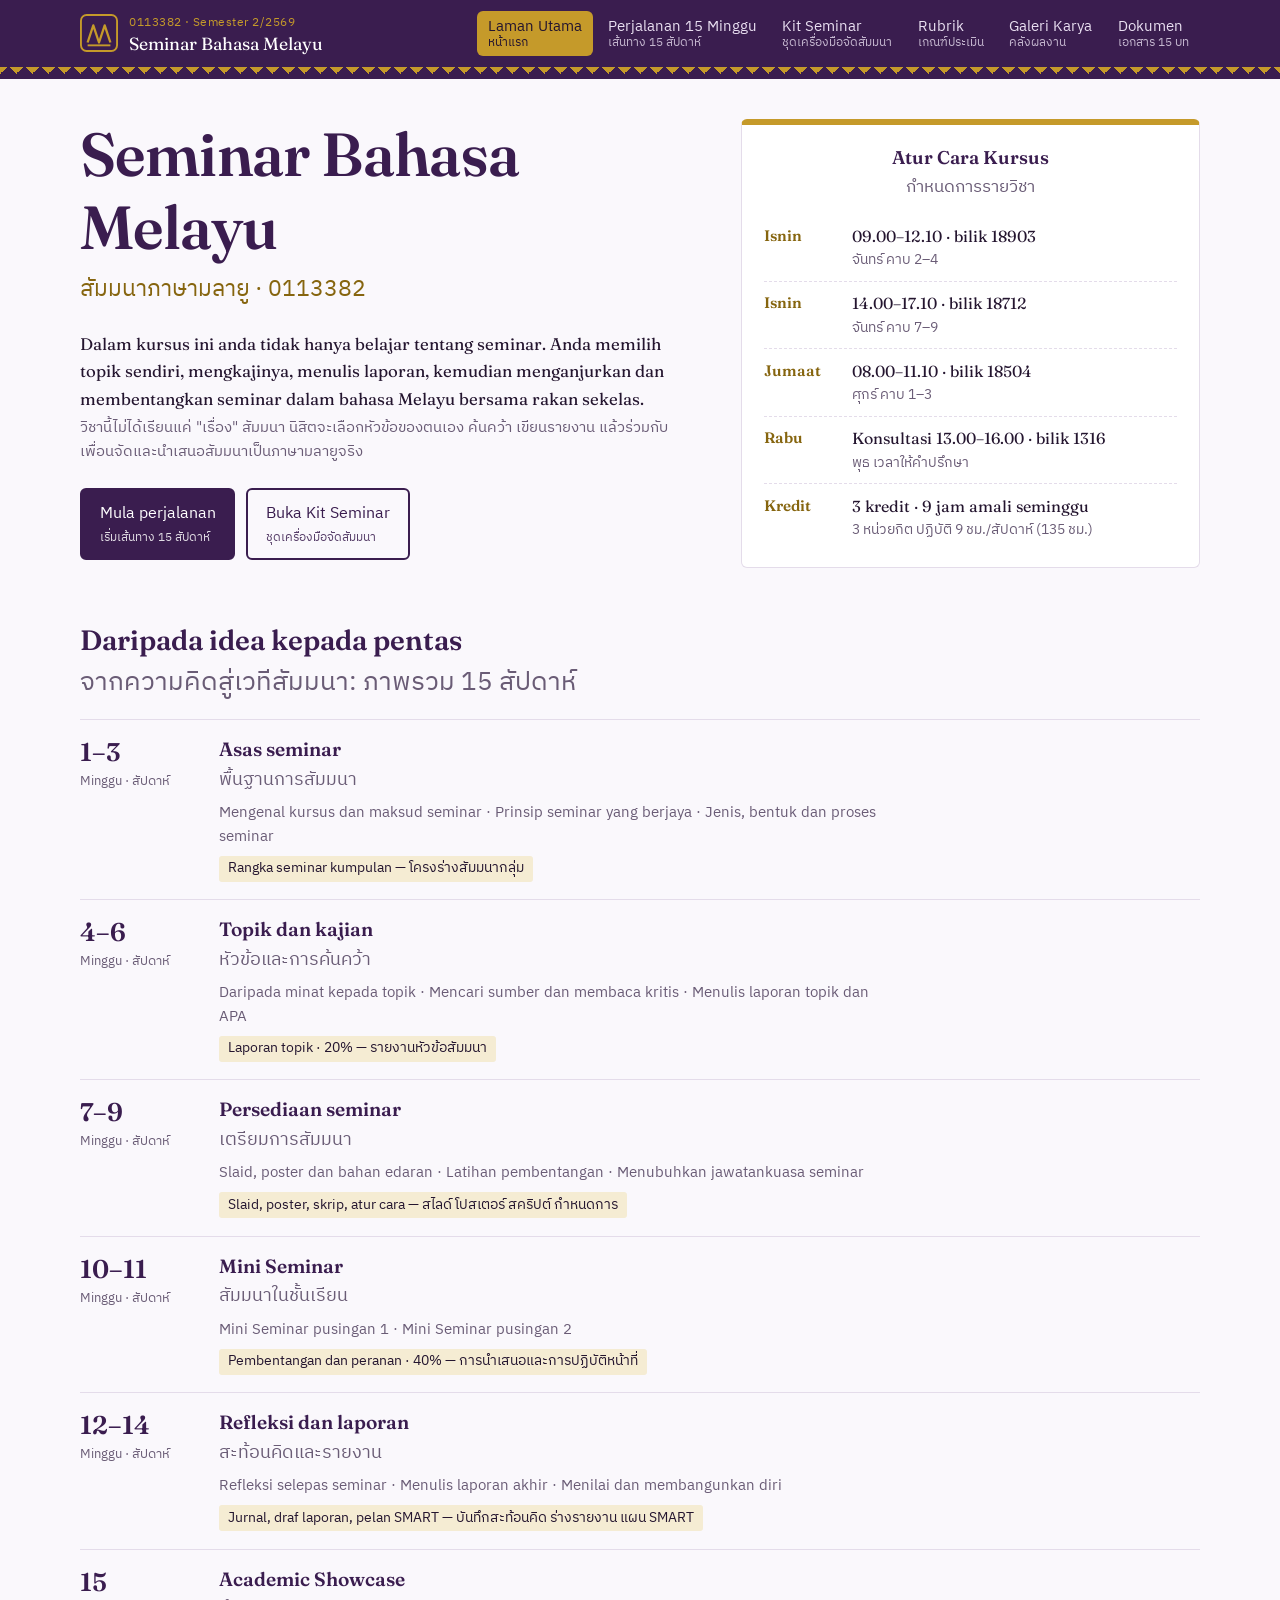
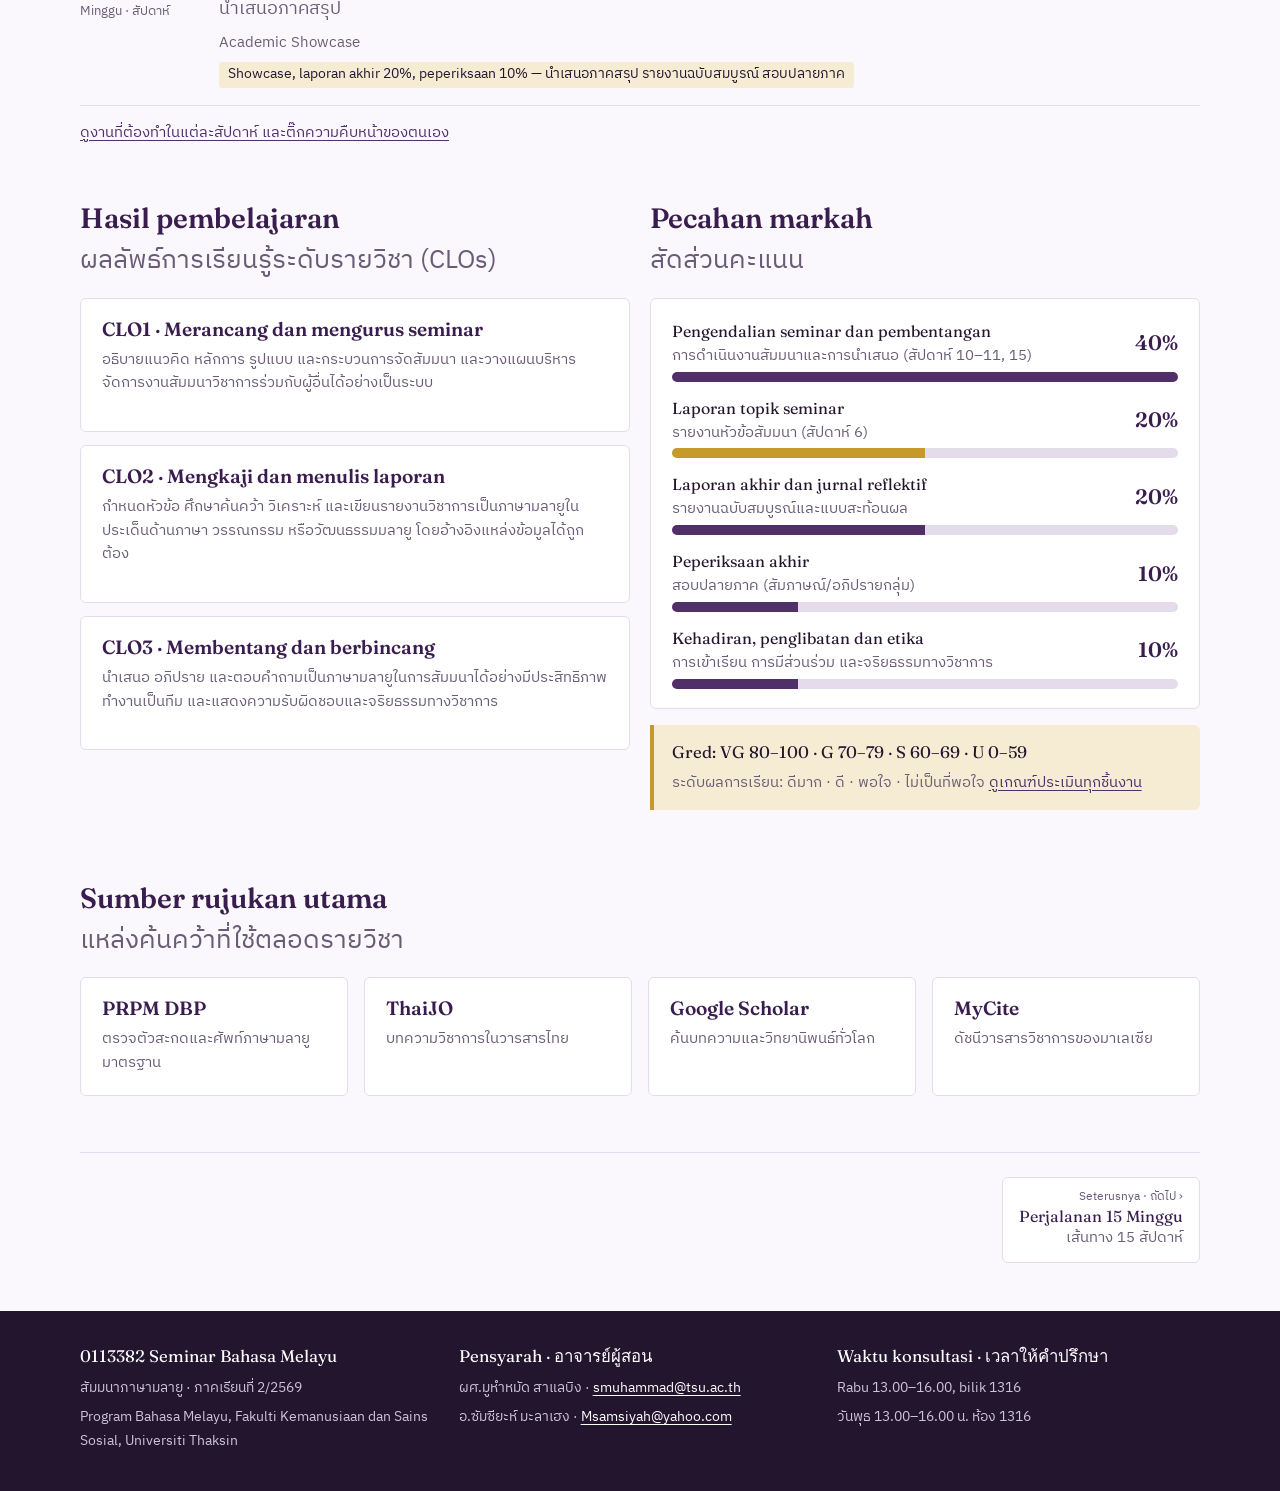
<file: index.html>
<!doctype html>
<html lang="ms">
<head>
<meta charset="utf-8">
<meta name="viewport" content="width=device-width, initial-scale=1">
<title>Seminar Bahasa Melayu · 0113382</title>
<meta name="description" content="Laman kursus 0113382 Seminar Bahasa Melayu (สัมมนาภาษามลายู), Universiti Thaksin, semester 2/2569.">
<link rel="preconnect" href="https://fonts.googleapis.com">
<link rel="preconnect" href="https://fonts.gstatic.com" crossorigin>
<link href="https://fonts.googleapis.com/css2?family=Fraunces:opsz,wght@9..144,400;9..144,600&family=IBM+Plex+Sans+Thai:wght@400;500;600&display=swap" rel="stylesheet">
<link rel="stylesheet" href="css/gaya.css">
<link rel="icon" href="data:image/svg+xml,%3Csvg xmlns='http://www.w3.org/2000/svg' viewBox='0 0 40 40'%3E%3Crect width='40' height='40' rx='6' fill='%233A1D4F'/%3E%3Cpath d='M8 30 L14 12 L20 30 L26 12 L32 30' fill='none' stroke='%23C59A2A' stroke-width='3'/%3E%3C/svg%3E">
</head>
<body>
<div id="kepala"></div>

<main id="isi">

  <section class="bahagian wira">
    <div>
      <h1>
        <span class="ms">Seminar Bahasa Melayu</span>
        <span class="th">สัมมนาภาษามลายู · 0113382</span>
      </h1>
      <div class="wira-lede">
        <p class="ms">Dalam kursus ini anda tidak hanya belajar tentang seminar. Anda memilih topik sendiri, mengkajinya, menulis laporan, kemudian menganjurkan dan membentangkan seminar dalam bahasa Melayu bersama rakan sekelas.</p>
        <p class="th">วิชานี้ไม่ได้เรียนแค่ "เรื่อง" สัมมนา นิสิตจะเลือกหัวข้อของตนเอง ค้นคว้า เขียนรายงาน แล้วร่วมกับเพื่อนจัดและนำเสนอสัมมนาเป็นภาษามลายูจริง</p>
      </div>
      <div class="butang-baris">
        <a class="butang" href="perjalanan.html">Mula perjalanan<small>เริ่มเส้นทาง 15 สัปดาห์</small></a>
        <a class="butang garis" href="kit.html">Buka Kit Seminar<small>ชุดเครื่องมือจัดสัมมนา</small></a>
      </div>
    </div>

    <aside class="atur-cara" aria-labelledby="ac-tajuk">
      <h2 id="ac-tajuk"><span class="ms">Atur Cara Kursus</span><span class="th">กำหนดการรายวิชา</span></h2>
      <div class="atur-baris"><span class="atur-masa">Isnin</span><div><span class="ms">09.00–12.10 · bilik 18903</span><span class="th">จันทร์ คาบ 2–4</span></div></div>
      <div class="atur-baris"><span class="atur-masa">Isnin</span><div><span class="ms">14.00–17.10 · bilik 18712</span><span class="th">จันทร์ คาบ 7–9</span></div></div>
      <div class="atur-baris"><span class="atur-masa">Jumaat</span><div><span class="ms">08.00–11.10 · bilik 18504</span><span class="th">ศุกร์ คาบ 1–3</span></div></div>
      <div class="atur-baris"><span class="atur-masa">Rabu</span><div><span class="ms">Konsultasi 13.00–16.00 · bilik 1316</span><span class="th">พุธ เวลาให้คำปรึกษา</span></div></div>
      <div class="atur-baris"><span class="atur-masa">Kredit</span><div><span class="ms">3 kredit · 9 jam amali seminggu</span><span class="th">3 หน่วยกิต ปฏิบัติ 9 ชม./สัปดาห์ (135 ชม.)</span></div></div>
    </aside>
  </section>

  <section class="bahagian" aria-labelledby="fasa-tajuk">
    <h2 id="fasa-tajuk"><span class="ms">Daripada idea kepada pentas</span><span class="th">จากความคิดสู่เวทีสัมมนา: ภาพรวม 15 สัปดาห์</span></h2>
    <ol class="fasa-senarai" id="fasa-senarai"></ol>
    <p class="th" style="margin-top:1rem"><a href="perjalanan.html">ดูงานที่ต้องทำในแต่ละสัปดาห์ และติ๊กความคืบหน้าของตนเอง</a></p>
  </section>

  <section class="bahagian grid-2" aria-labelledby="clo-tajuk">
    <div>
      <h2 id="clo-tajuk"><span class="ms">Hasil pembelajaran</span><span class="th">ผลลัพธ์การเรียนรู้ระดับรายวิชา (CLOs)</span></h2>
      <div class="panel" style="margin-bottom:.8rem">
        <h3><span class="ms">CLO1 · Merancang dan mengurus seminar</span></h3>
        <p class="th">อธิบายแนวคิด หลักการ รูปแบบ และกระบวนการจัดสัมมนา และวางแผนบริหารจัดการงานสัมมนาวิชาการร่วมกับผู้อื่นได้อย่างเป็นระบบ</p>
      </div>
      <div class="panel" style="margin-bottom:.8rem">
        <h3><span class="ms">CLO2 · Mengkaji dan menulis laporan</span></h3>
        <p class="th">กำหนดหัวข้อ ศึกษาค้นคว้า วิเคราะห์ และเขียนรายงานวิชาการเป็นภาษามลายูในประเด็นด้านภาษา วรรณกรรม หรือวัฒนธรรมมลายู โดยอ้างอิงแหล่งข้อมูลได้ถูกต้อง</p>
      </div>
      <div class="panel">
        <h3><span class="ms">CLO3 · Membentang dan berbincang</span></h3>
        <p class="th">นำเสนอ อภิปราย และตอบคำถามเป็นภาษามลายูในการสัมมนาได้อย่างมีประสิทธิภาพ ทำงานเป็นทีม และแสดงความรับผิดชอบและจริยธรรมทางวิชาการ</p>
      </div>
    </div>

    <div>
      <h2><span class="ms">Pecahan markah</span><span class="th">สัดส่วนคะแนน</span></h2>
      <div class="panel wajaran" id="wajaran"></div>
      <div class="nota">
        <p class="ms">Gred: VG 80–100 · G 70–79 · S 60–69 · U 0–59</p>
        <p class="th">ระดับผลการเรียน: ดีมาก · ดี · พอใจ · ไม่เป็นที่พอใจ <a href="rubrik.html">ดูเกณฑ์ประเมินทุกชิ้นงาน</a></p>
      </div>
    </div>
  </section>

  <section class="bahagian" aria-labelledby="sumber-tajuk">
    <h2 id="sumber-tajuk"><span class="ms">Sumber rujukan utama</span><span class="th">แหล่งค้นคว้าที่ใช้ตลอดรายวิชา</span></h2>
    <div class="grid-3">
      <a class="panel" href="https://prpm.dbp.gov.my" target="_blank" rel="noopener" style="text-decoration:none"><h3><span class="ms">PRPM DBP</span></h3><p class="th" style="margin:0">ตรวจตัวสะกดและศัพท์ภาษามลายูมาตรฐาน</p></a>
      <a class="panel" href="https://www.tci-thaijo.org" target="_blank" rel="noopener" style="text-decoration:none"><h3><span class="ms">ThaiJO</span></h3><p class="th" style="margin:0">บทความวิชาการในวารสารไทย</p></a>
      <a class="panel" href="https://scholar.google.com" target="_blank" rel="noopener" style="text-decoration:none"><h3><span class="ms">Google Scholar</span></h3><p class="th" style="margin:0">ค้นบทความและวิทยานิพนธ์ทั่วโลก</p></a>
      <a class="panel" href="https://mycite.my" target="_blank" rel="noopener" style="text-decoration:none"><h3><span class="ms">MyCite</span></h3><p class="th" style="margin:0">ดัชนีวารสารวิชาการของมาเลเซีย</p></a>
    </div>
  </section>

  <nav id="nav-halaman" class="nav-halaman" aria-label="Halaman seterusnya"></nav>
</main>

<div id="kaki"></div>

<script src="js/data.js"></script>
<script src="js/laman.js"></script>
<script>
(function () {
  var K = window.KURSUS;
  /* Fasa daripada data minggu */
  var kumpul = {};
  K.minggu.forEach(function (m) { (kumpul[m.fasa] = kumpul[m.fasa] || []).push(m); });
  var hasilFasa = {
    1: { ms: "Rangka seminar kumpulan", th: "โครงร่างสัมมนากลุ่ม" },
    2: { ms: "Laporan topik · 20%", th: "รายงานหัวข้อสัมมนา" },
    3: { ms: "Slaid, poster, skrip, atur cara", th: "สไลด์ โปสเตอร์ สคริปต์ กำหนดการ" },
    4: { ms: "Pembentangan dan peranan · 40%", th: "การนำเสนอและการปฏิบัติหน้าที่" },
    5: { ms: "Jurnal, draf laporan, pelan SMART", th: "บันทึกสะท้อนคิด ร่างรายงาน แผน SMART" },
    6: { ms: "Showcase, laporan akhir 20%, peperiksaan 10%", th: "นำเสนอภาคสรุป รายงานฉบับสมบูรณ์ สอบปลายภาค" }
  };
  document.getElementById("fasa-senarai").innerHTML = Object.keys(kumpul).map(function (f) {
    var s = kumpul[f], a = s[0].no, b = s[s.length - 1].no;
    var label = a === b ? "" + a : a + "–" + b;
    return '<li class="fasa"><div class="fasa-minggu"><b>' + label + '</b><span>Minggu · สัปดาห์</span></div>' +
      '<div><h3><span class="ms">' + K.fasa[f].ms + '</span><span class="th">' + K.fasa[f].th + '</span></h3>' +
      '<p class="th" style="margin:.2rem 0 0">' + s.map(function (m) { return m.ms; }).join(" · ") + '</p>' +
      '<span class="fasa-hasil">' + hasilFasa[f].ms + ' — ' + hasilFasa[f].th + '</span></div></li>';
  }).join("");

  var w = [
    { ms: "Pengendalian seminar dan pembentangan", th: "การดำเนินงานสัมมนาและการนำเสนอ (สัปดาห์ 10–11, 15)", n: 40 },
    { ms: "Laporan topik seminar", th: "รายงานหัวข้อสัมมนา (สัปดาห์ 6)", n: 20 },
    { ms: "Laporan akhir dan jurnal reflektif", th: "รายงานฉบับสมบูรณ์และแบบสะท้อนผล", n: 20 },
    { ms: "Peperiksaan akhir", th: "สอบปลายภาค (สัมภาษณ์/อภิปรายกลุ่ม)", n: 10 },
    { ms: "Kehadiran, penglibatan dan etika", th: "การเข้าเรียน การมีส่วนร่วม และจริยธรรมทางวิชาการ", n: 10 }
  ];
  document.getElementById("wajaran").innerHTML = w.map(function (x) {
    return '<div class="wajaran-baris"><div><span class="ms">' + x.ms + '</span><span class="th">' + x.th + '</span></div>' +
      '<span class="angka" style="text-align:right;font-size:1.3rem">' + x.n + '%</span>' +
      '<div class="wajaran-bar" aria-hidden="true"><span style="width:' + (x.n * 2.5) + '%"></span></div></div>';
  }).join("");
})();
</script>
<script data-goatcounter="https://seminar-bahasa-melayu.goatcounter.com/count" async src="//gc.zgo.at/count.js"></script>
</body>
</html>
</file>
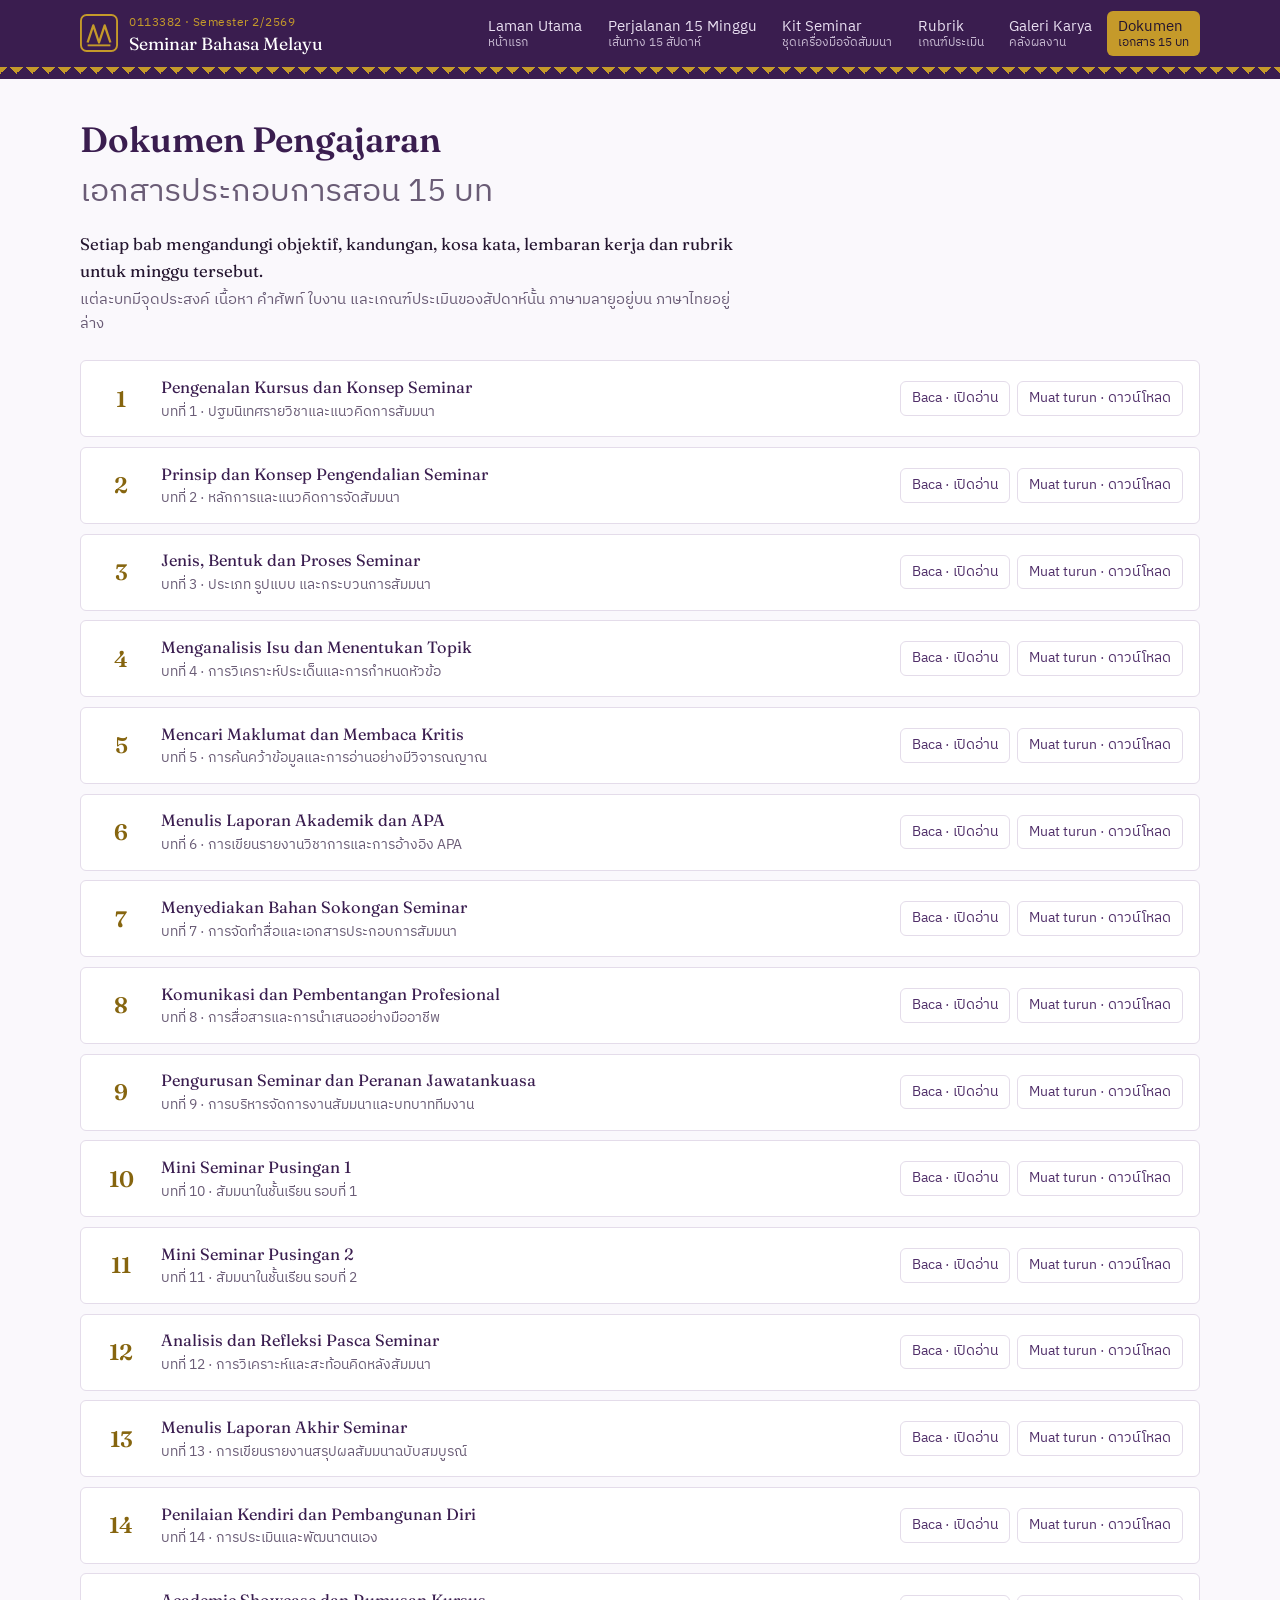
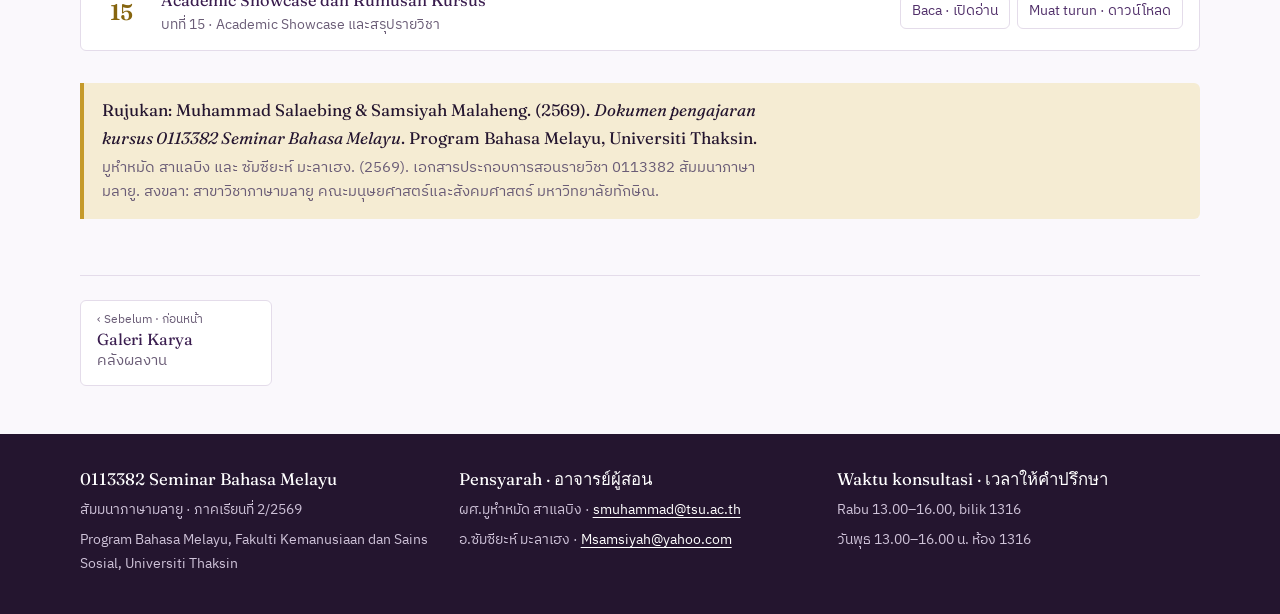
<file: dokumen.html>
<!doctype html>
<html lang="ms">
<head>
<meta charset="utf-8">
<meta name="viewport" content="width=device-width, initial-scale=1">
<title>Dokumen · Seminar Bahasa Melayu</title>
<link rel="preconnect" href="https://fonts.googleapis.com">
<link rel="preconnect" href="https://fonts.gstatic.com" crossorigin>
<link href="https://fonts.googleapis.com/css2?family=Fraunces:opsz,wght@9..144,400;9..144,600&family=IBM+Plex+Sans+Thai:wght@400;500;600&display=swap" rel="stylesheet">
<link rel="stylesheet" href="css/gaya.css">
<link rel="icon" href="data:image/svg+xml,%3Csvg xmlns='http://www.w3.org/2000/svg' viewBox='0 0 40 40'%3E%3Crect width='40' height='40' rx='6' fill='%233A1D4F'/%3E%3Cpath d='M8 30 L14 12 L20 30 L26 12 L32 30' fill='none' stroke='%23C59A2A' stroke-width='3'/%3E%3C/svg%3E">
</head>
<body>
<div id="kepala"></div>

<main id="isi">
  <h1 style="font-size:2.2rem;margin-bottom:.8rem"><span class="ms">Dokumen Pengajaran</span><span class="th">เอกสารประกอบการสอน 15 บท</span></h1>
  <p class="ms">Setiap bab mengandungi objektif, kandungan, kosa kata, lembaran kerja dan rubrik untuk minggu tersebut.</p>
  <p class="th">แต่ละบทมีจุดประสงค์ เนื้อหา คำศัพท์ ใบงาน และเกณฑ์ประเมินของสัปดาห์นั้น ภาษามลายูอยู่บน ภาษาไทยอยู่ล่าง</p>

  <ol class="bab-senarai" id="bab-senarai" style="margin-top:1.5rem"></ol>

  <div class="nota" style="margin-top:2rem">
    <p class="ms">Rujukan: Muhammad Salaebing &amp; Samsiyah Malaheng. (2569). <i>Dokumen pengajaran kursus 0113382 Seminar Bahasa Melayu</i>. Program Bahasa Melayu, Universiti Thaksin.</p>
    <p class="th">มูหำหมัด สาแลบิง และ ซัมซียะห์ มะลาเฮง. (2569). เอกสารประกอบการสอนรายวิชา 0113382 สัมมนาภาษามลายู. สงขลา: สาขาวิชาภาษามลายู คณะมนุษยศาสตร์และสังคมศาสตร์ มหาวิทยาลัยทักษิณ.</p>
  </div>

  <nav id="nav-halaman" class="nav-halaman" aria-label="Halaman seterusnya"></nav>
</main>

<div id="kaki"></div>

<script src="js/data.js"></script>
<script src="js/laman.js"></script>
<script>
(function () {
  document.getElementById("bab-senarai").innerHTML = window.KURSUS.bab.map(function (b) {
    return '<li class="bab"><span class="bab-no" aria-label="Bab ' + b.no + '">' + b.no + "</span>" +
      '<div><span class="ms">' + b.ms + '</span><span class="th">บทที่ ' + b.no + " · " + b.th + "</span></div>" +
      '<div class="bab-pautan"><a href="https://drive.google.com/file/d/' + b.id + '/view" target="_blank" rel="noopener">Baca · เปิดอ่าน</a>' +
      '<a href="https://drive.google.com/uc?export=download&id=' + b.id + '">Muat turun · ดาวน์โหลด</a></div></li>';
  }).join("");
})();
</script>
<script data-goatcounter="https://seminar-bahasa-melayu.goatcounter.com/count" async src="//gc.zgo.at/count.js"></script>
</body>
</html>
</file>
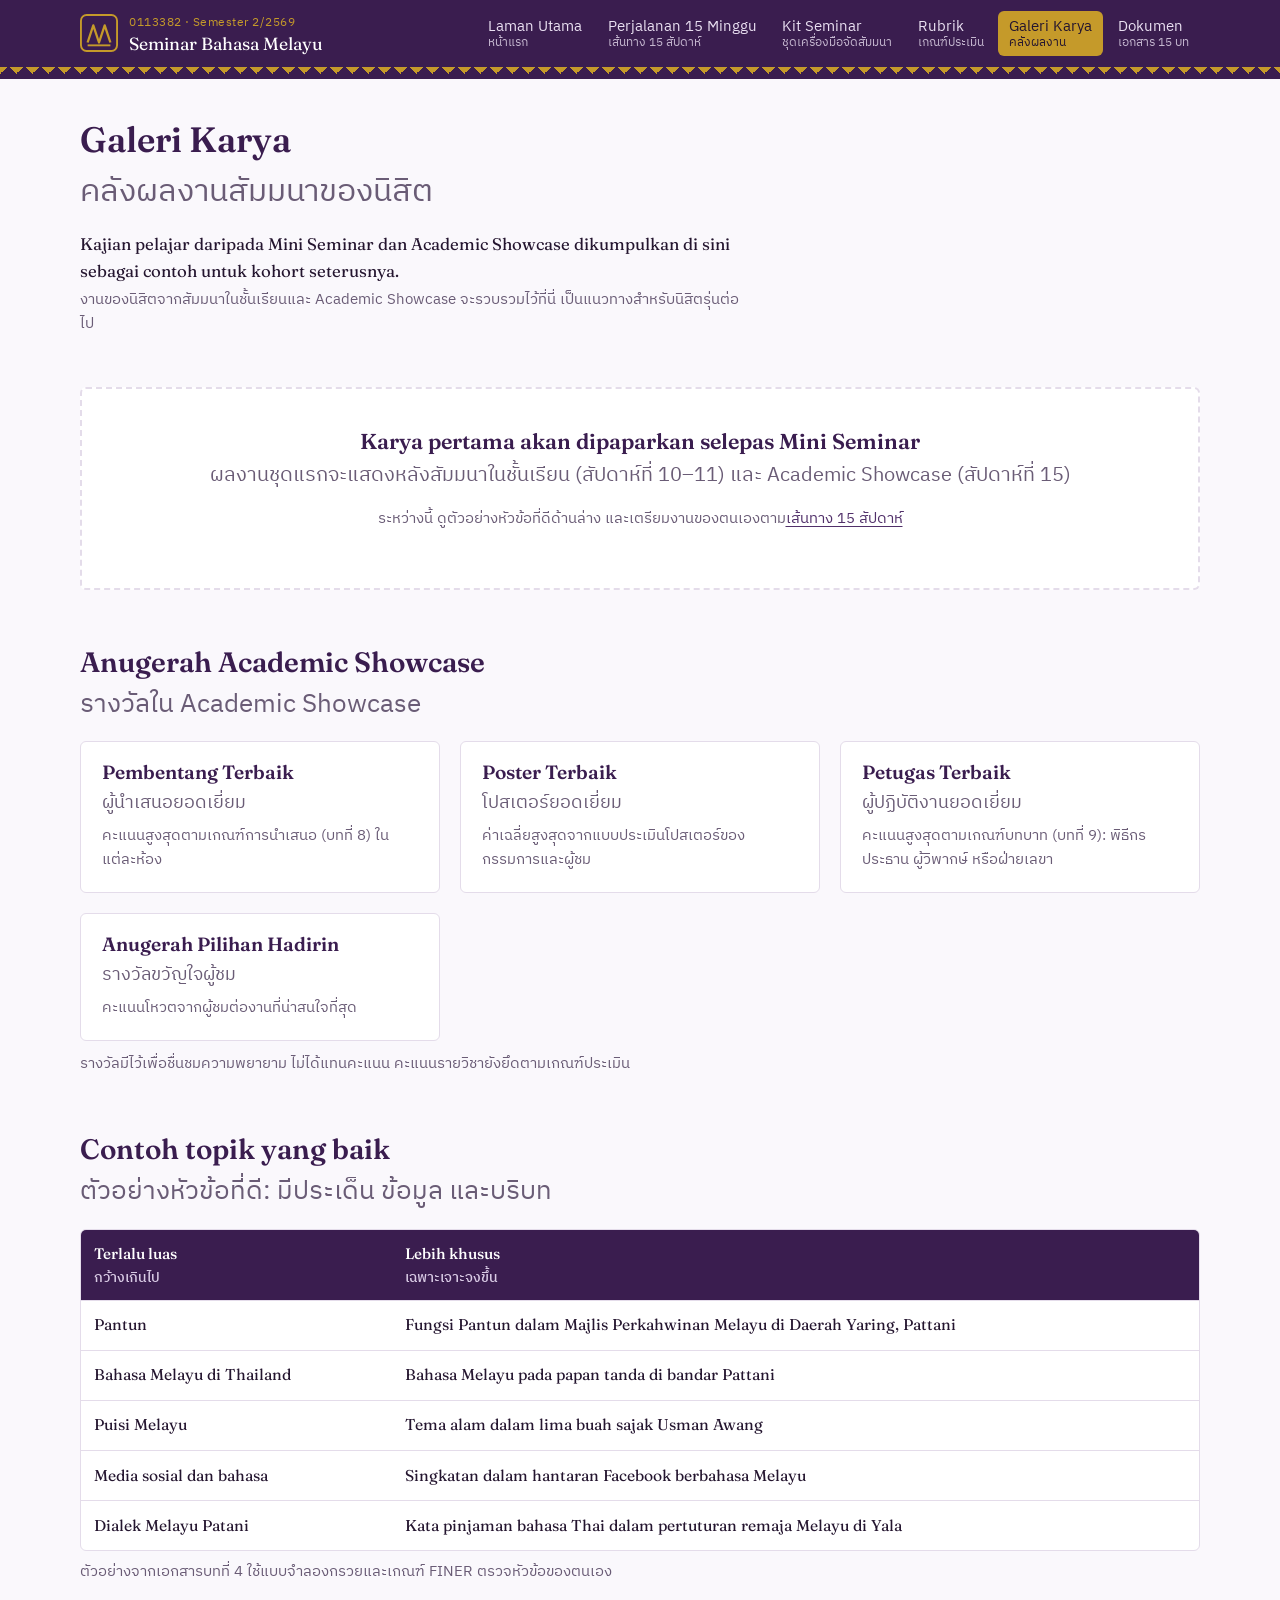
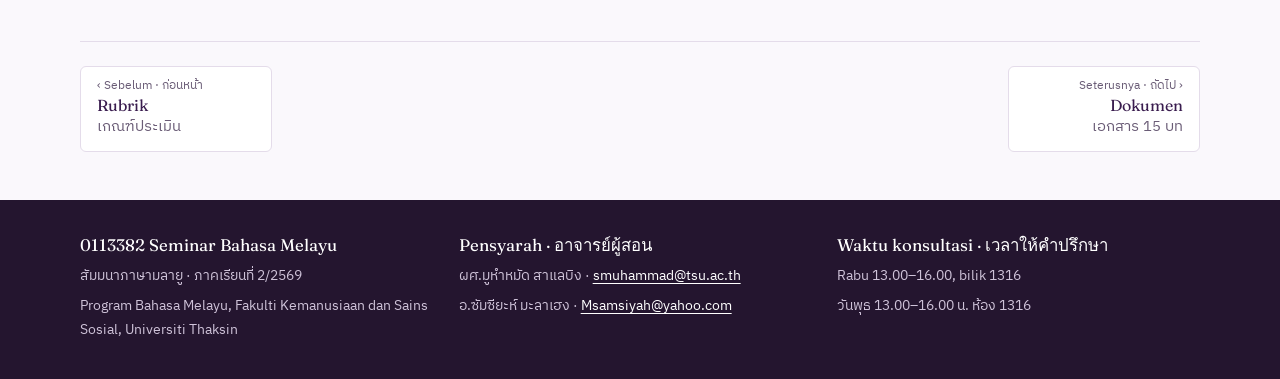
<file: galeri.html>
<!doctype html>
<html lang="ms">
<head>
<meta charset="utf-8">
<meta name="viewport" content="width=device-width, initial-scale=1">
<title>Galeri Karya · Seminar Bahasa Melayu</title>
<link rel="preconnect" href="https://fonts.googleapis.com">
<link rel="preconnect" href="https://fonts.gstatic.com" crossorigin>
<link href="https://fonts.googleapis.com/css2?family=Fraunces:opsz,wght@9..144,400;9..144,600&family=IBM+Plex+Sans+Thai:wght@400;500;600&display=swap" rel="stylesheet">
<link rel="stylesheet" href="css/gaya.css">
<link rel="icon" href="data:image/svg+xml,%3Csvg xmlns='http://www.w3.org/2000/svg' viewBox='0 0 40 40'%3E%3Crect width='40' height='40' rx='6' fill='%233A1D4F'/%3E%3Cpath d='M8 30 L14 12 L20 30 L26 12 L32 30' fill='none' stroke='%23C59A2A' stroke-width='3'/%3E%3C/svg%3E">
</head>
<body>
<div id="kepala"></div>

<main id="isi">
  <h1 style="font-size:2.2rem;margin-bottom:.8rem"><span class="ms">Galeri Karya</span><span class="th">คลังผลงานสัมมนาของนิสิต</span></h1>
  <p class="ms">Kajian pelajar daripada Mini Seminar dan Academic Showcase dikumpulkan di sini sebagai contoh untuk kohort seterusnya.</p>
  <p class="th">งานของนิสิตจากสัมมนาในชั้นเรียนและ Academic Showcase จะรวบรวมไว้ที่นี่ เป็นแนวทางสำหรับนิสิตรุ่นต่อไป</p>

  <section class="bahagian" style="margin-top:2rem">
    <div class="tapis" role="group" aria-label="Tapis bidang · กรองตามด้าน" id="tapis-bidang"></div>
    <div id="karya-senarai"></div>
  </section>

  <section class="bahagian">
    <h2><span class="ms">Anugerah Academic Showcase</span><span class="th">รางวัลใน Academic Showcase</span></h2>
    <div class="grid-2">
      <div class="panel"><h3><span class="ms">Pembentang Terbaik</span><span class="th">ผู้นำเสนอยอดเยี่ยม</span></h3><p class="th" style="margin:0">คะแนนสูงสุดตามเกณฑ์การนำเสนอ (บทที่ 8) ในแต่ละห้อง</p></div>
      <div class="panel"><h3><span class="ms">Poster Terbaik</span><span class="th">โปสเตอร์ยอดเยี่ยม</span></h3><p class="th" style="margin:0">ค่าเฉลี่ยสูงสุดจากแบบประเมินโปสเตอร์ของกรรมการและผู้ชม</p></div>
      <div class="panel"><h3><span class="ms">Petugas Terbaik</span><span class="th">ผู้ปฏิบัติงานยอดเยี่ยม</span></h3><p class="th" style="margin:0">คะแนนสูงสุดตามเกณฑ์บทบาท (บทที่ 9): พิธีกร ประธาน ผู้วิพากษ์ หรือฝ่ายเลขา</p></div>
      <div class="panel"><h3><span class="ms">Anugerah Pilihan Hadirin</span><span class="th">รางวัลขวัญใจผู้ชม</span></h3><p class="th" style="margin:0">คะแนนโหวตจากผู้ชมต่องานที่น่าสนใจที่สุด</p></div>
    </div>
    <p class="th" style="margin-top:.8rem">รางวัลมีไว้เพื่อชื่นชมความพยายาม ไม่ได้แทนคะแนน คะแนนรายวิชายังยึดตามเกณฑ์ประเมิน</p>
  </section>

  <section class="bahagian">
    <h2><span class="ms">Contoh topik yang baik</span><span class="th">ตัวอย่างหัวข้อที่ดี: มีประเด็น ข้อมูล และบริบท</span></h2>
    <div class="jadual-bungkus">
      <table>
        <thead><tr><th><span class="ms">Terlalu luas</span><span class="th">กว้างเกินไป</span></th><th><span class="ms">Lebih khusus</span><span class="th">เฉพาะเจาะจงขึ้น</span></th></tr></thead>
        <tbody>
          <tr><td><span class="ms">Pantun</span></td><td><span class="ms">Fungsi Pantun dalam Majlis Perkahwinan Melayu di Daerah Yaring, Pattani</span></td></tr>
          <tr><td><span class="ms">Bahasa Melayu di Thailand</span></td><td><span class="ms">Bahasa Melayu pada papan tanda di bandar Pattani</span></td></tr>
          <tr><td><span class="ms">Puisi Melayu</span></td><td><span class="ms">Tema alam dalam lima buah sajak Usman Awang</span></td></tr>
          <tr><td><span class="ms">Media sosial dan bahasa</span></td><td><span class="ms">Singkatan dalam hantaran Facebook berbahasa Melayu</span></td></tr>
          <tr><td><span class="ms">Dialek Melayu Patani</span></td><td><span class="ms">Kata pinjaman bahasa Thai dalam pertuturan remaja Melayu di Yala</span></td></tr>
        </tbody>
      </table>
    </div>
    <p class="th" style="margin-top:.6rem">ตัวอย่างจากเอกสารบทที่ 4 ใช้แบบจำลองกรวยและเกณฑ์ FINER ตรวจหัวข้อของตนเอง</p>
  </section>

  <nav id="nav-halaman" class="nav-halaman" aria-label="Halaman seterusnya"></nav>
</main>

<div id="kaki"></div>

<script src="js/data.js"></script>
<script src="js/laman.js"></script>
<script>
(function () {
  var karya = window.KURSUS.karya || [];
  var senarai = document.getElementById("karya-senarai");
  var tapis = document.getElementById("tapis-bidang");

  if (!karya.length) {
    tapis.hidden = true;
    senarai.innerHTML = '<div class="kosong"><h2 style="font-size:1.35rem"><span class="ms">Karya pertama akan dipaparkan selepas Mini Seminar</span>' +
      '<span class="th">ผลงานชุดแรกจะแสดงหลังสัมมนาในชั้นเรียน (สัปดาห์ที่ 10–11) และ Academic Showcase (สัปดาห์ที่ 15)</span></h2>' +
      '<p class="th" style="margin-top:.8rem">ระหว่างนี้ ดูตัวอย่างหัวข้อที่ดีด้านล่าง และเตรียมงานของตนเองตาม<a href="perjalanan.html">เส้นทาง 15 สัปดาห์</a></p></div>';
    return;
  }

  var bidang = ["Semua"].concat(karya.map(function (k) { return k.bidang; }).filter(function (b, i, a) { return b && a.indexOf(b) === i; }));
  tapis.innerHTML = bidang.map(function (b, i) { return '<button type="button" data-b="' + b + '" aria-pressed="' + (i === 0) + '">' + b + "</button>"; }).join("");

  function lukis(b) {
    senarai.innerHTML = '<div class="grid-3">' + karya.filter(function (k) { return b === "Semua" || k.bidang === b; }).map(function (k) {
      var tajuk = k.pautan ? '<a href="' + k.pautan + '" target="_blank" rel="noopener">' + k.tajuk + "</a>" : k.tajuk;
      return '<article class="karya">' + (k.anugerah ? '<span class="karya-anugerah">' + k.anugerah + "</span>" : "") +
        '<span class="karya-bidang">' + (k.bidang || "") + (k.tahun ? " · " + k.tahun : "") + "</span>" +
        "<h3>" + tajuk + '</h3><span class="karya-oleh">' + (k.oleh || "") + "</span></article>";
    }).join("") + "</div>";
  }
  tapis.addEventListener("click", function (e) {
    var btn = e.target.closest("button"); if (!btn) return;
    tapis.querySelectorAll("button").forEach(function (x) { x.setAttribute("aria-pressed", x === btn ? "true" : "false"); });
    lukis(btn.getAttribute("data-b"));
  });
  lukis("Semua");
})();
</script>
<script data-goatcounter="https://seminar-bahasa-melayu.goatcounter.com/count" async src="//gc.zgo.at/count.js"></script>
</body>
</html>
</file>
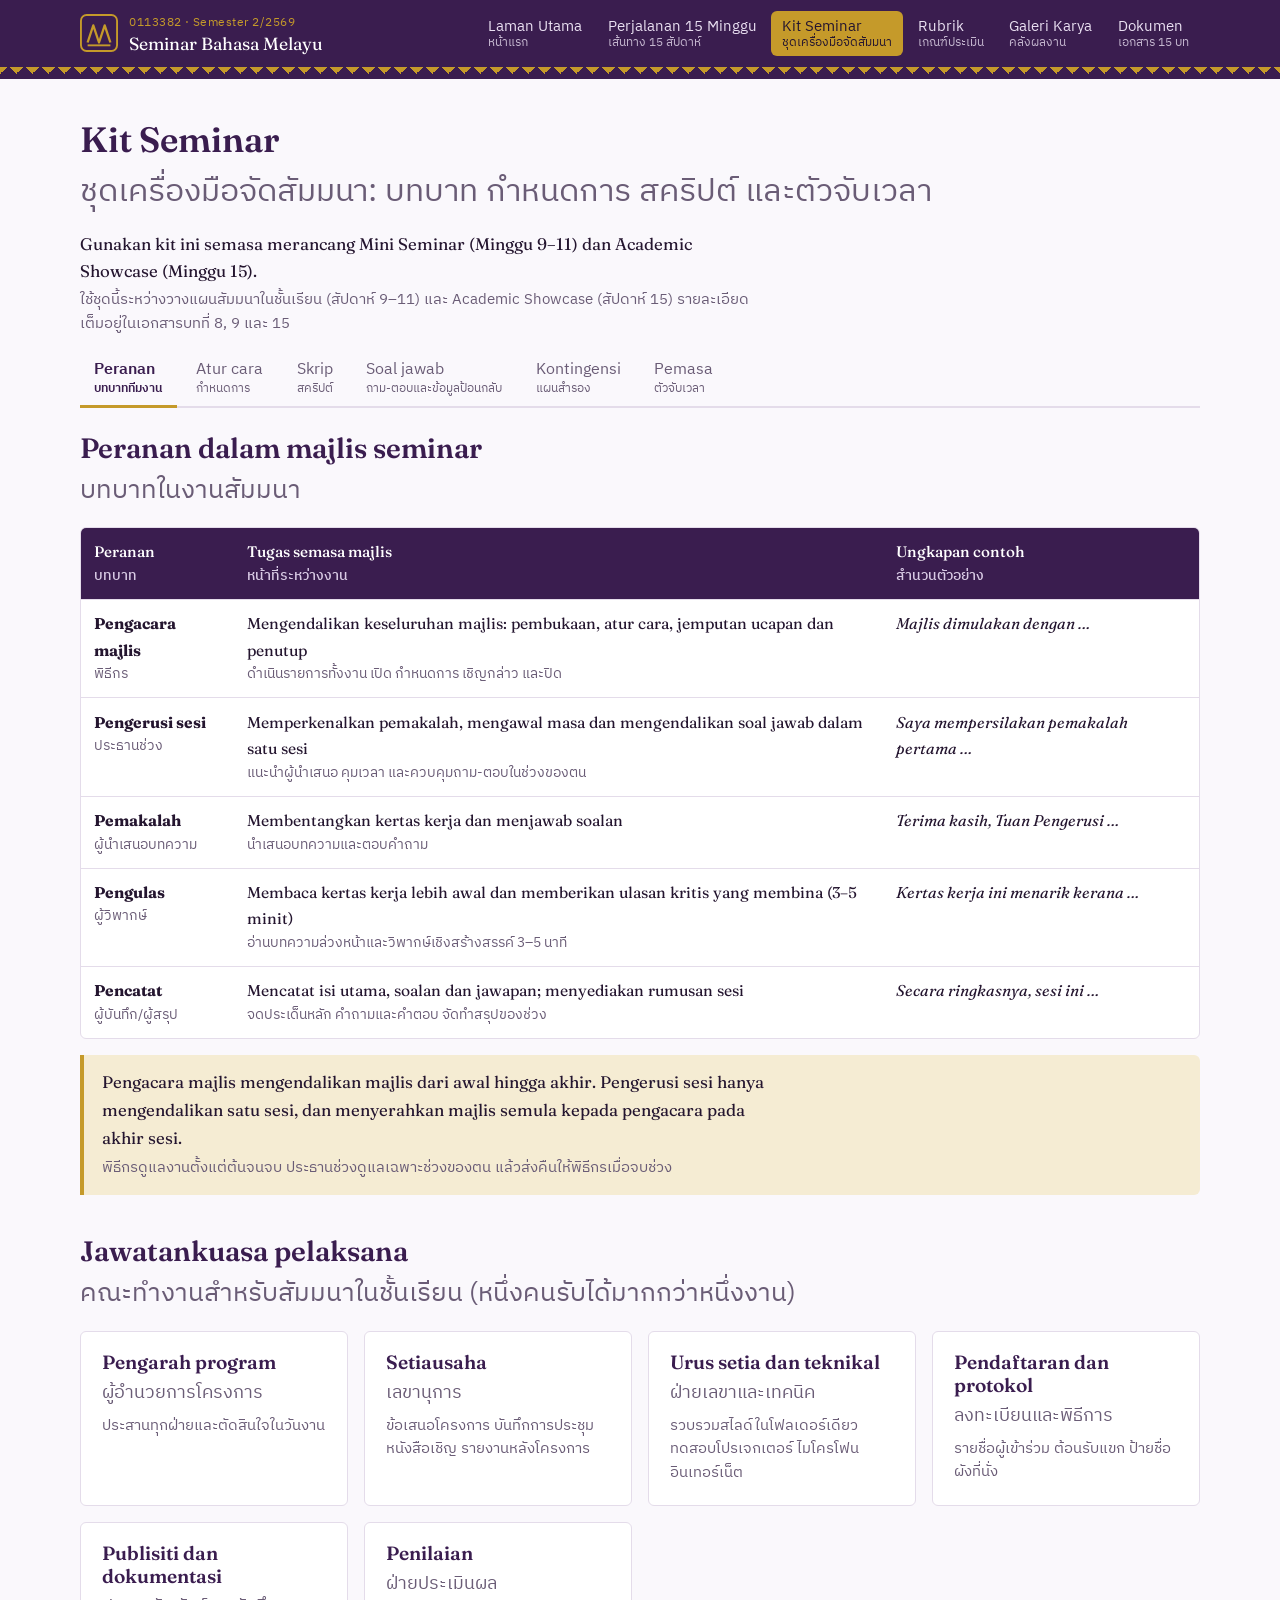
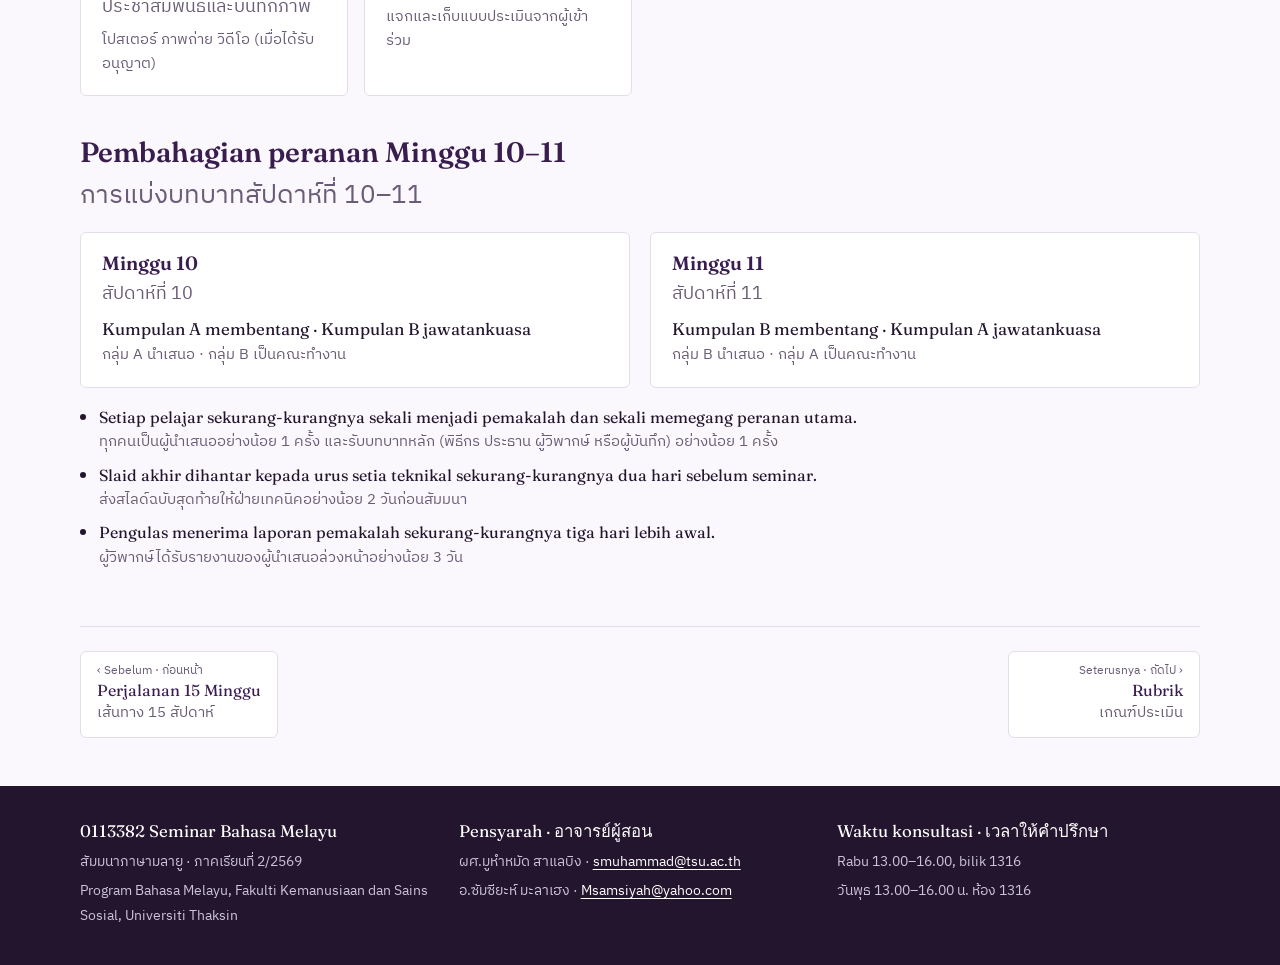
<file: kit.html>
<!doctype html>
<html lang="ms">
<head>
<meta charset="utf-8">
<meta name="viewport" content="width=device-width, initial-scale=1">
<title>Kit Seminar · Seminar Bahasa Melayu</title>
<link rel="preconnect" href="https://fonts.googleapis.com">
<link rel="preconnect" href="https://fonts.gstatic.com" crossorigin>
<link href="https://fonts.googleapis.com/css2?family=Fraunces:opsz,wght@9..144,400;9..144,600&family=IBM+Plex+Sans+Thai:wght@400;500;600&display=swap" rel="stylesheet">
<link rel="stylesheet" href="css/gaya.css">
<link rel="icon" href="data:image/svg+xml,%3Csvg xmlns='http://www.w3.org/2000/svg' viewBox='0 0 40 40'%3E%3Crect width='40' height='40' rx='6' fill='%233A1D4F'/%3E%3Cpath d='M8 30 L14 12 L20 30 L26 12 L32 30' fill='none' stroke='%23C59A2A' stroke-width='3'/%3E%3C/svg%3E">
</head>
<body>
<div id="kepala"></div>

<main id="isi">
  <h1 style="font-size:2.2rem;margin-bottom:.8rem"><span class="ms">Kit Seminar</span><span class="th">ชุดเครื่องมือจัดสัมมนา: บทบาท กำหนดการ สคริปต์ และตัวจับเวลา</span></h1>
  <p class="ms">Gunakan kit ini semasa merancang Mini Seminar (Minggu 9–11) dan Academic Showcase (Minggu 15).</p>
  <p class="th">ใช้ชุดนี้ระหว่างวางแผนสัมมนาในชั้นเรียน (สัปดาห์ 9–11) และ Academic Showcase (สัปดาห์ 15) รายละเอียดเต็มอยู่ในเอกสารบทที่ 8, 9 และ 15</p>

  <div class="tab-senarai" role="tablist" aria-label="Bahagian kit">
    <button role="tab" id="tab-peranan" aria-controls="p-peranan" aria-selected="true">Peranan<small>บทบาททีมงาน</small></button>
    <button role="tab" id="tab-atur" aria-controls="p-atur" aria-selected="false" tabindex="-1">Atur cara<small>กำหนดการ</small></button>
    <button role="tab" id="tab-skrip" aria-controls="p-skrip" aria-selected="false" tabindex="-1">Skrip<small>สคริปต์</small></button>
    <button role="tab" id="tab-soal" aria-controls="p-soal" aria-selected="false" tabindex="-1">Soal jawab<small>ถาม-ตอบและข้อมูลป้อนกลับ</small></button>
    <button role="tab" id="tab-kontingensi" aria-controls="p-kontingensi" aria-selected="false" tabindex="-1">Kontingensi<small>แผนสำรอง</small></button>
    <button role="tab" id="tab-pemasa" aria-controls="p-pemasa" aria-selected="false" tabindex="-1">Pemasa<small>ตัวจับเวลา</small></button>
  </div>

  <!-- PERANAN -->
  <section class="tab-panel" role="tabpanel" id="p-peranan" aria-labelledby="tab-peranan">
    <h2><span class="ms">Peranan dalam majlis seminar</span><span class="th">บทบาทในงานสัมมนา</span></h2>
    <div class="jadual-bungkus">
      <table>
        <thead><tr><th><span class="ms">Peranan</span><span class="th">บทบาท</span></th><th><span class="ms">Tugas semasa majlis</span><span class="th">หน้าที่ระหว่างงาน</span></th><th><span class="ms">Ungkapan contoh</span><span class="th">สำนวนตัวอย่าง</span></th></tr></thead>
        <tbody>
          <tr><td><span class="ms"><b>Pengacara majlis</b></span><span class="th">พิธีกร</span></td><td><span class="ms">Mengendalikan keseluruhan majlis: pembukaan, atur cara, jemputan ucapan dan penutup</span><span class="th">ดำเนินรายการทั้งงาน เปิด กำหนดการ เชิญกล่าว และปิด</span></td><td><span class="ms"><i>Majlis dimulakan dengan …</i></span></td></tr>
          <tr><td><span class="ms"><b>Pengerusi sesi</b></span><span class="th">ประธานช่วง</span></td><td><span class="ms">Memperkenalkan pemakalah, mengawal masa dan mengendalikan soal jawab dalam satu sesi</span><span class="th">แนะนำผู้นำเสนอ คุมเวลา และควบคุมถาม-ตอบในช่วงของตน</span></td><td><span class="ms"><i>Saya mempersilakan pemakalah pertama …</i></span></td></tr>
          <tr><td><span class="ms"><b>Pemakalah</b></span><span class="th">ผู้นำเสนอบทความ</span></td><td><span class="ms">Membentangkan kertas kerja dan menjawab soalan</span><span class="th">นำเสนอบทความและตอบคำถาม</span></td><td><span class="ms"><i>Terima kasih, Tuan Pengerusi …</i></span></td></tr>
          <tr><td><span class="ms"><b>Pengulas</b></span><span class="th">ผู้วิพากษ์</span></td><td><span class="ms">Membaca kertas kerja lebih awal dan memberikan ulasan kritis yang membina (3–5 minit)</span><span class="th">อ่านบทความล่วงหน้าและวิพากษ์เชิงสร้างสรรค์ 3–5 นาที</span></td><td><span class="ms"><i>Kertas kerja ini menarik kerana …</i></span></td></tr>
          <tr><td><span class="ms"><b>Pencatat</b></span><span class="th">ผู้บันทึก/ผู้สรุป</span></td><td><span class="ms">Mencatat isi utama, soalan dan jawapan; menyediakan rumusan sesi</span><span class="th">จดประเด็นหลัก คำถามและคำตอบ จัดทำสรุปของช่วง</span></td><td><span class="ms"><i>Secara ringkasnya, sesi ini …</i></span></td></tr>
        </tbody>
      </table>
    </div>

    <div class="nota">
      <p class="ms">Pengacara majlis mengendalikan majlis dari awal hingga akhir. Pengerusi sesi hanya mengendalikan satu sesi, dan menyerahkan majlis semula kepada pengacara pada akhir sesi.</p>
      <p class="th">พิธีกรดูแลงานตั้งแต่ต้นจนจบ ประธานช่วงดูแลเฉพาะช่วงของตน แล้วส่งคืนให้พิธีกรเมื่อจบช่วง</p>
    </div>

    <h2 style="margin-top:2.5rem"><span class="ms">Jawatankuasa pelaksana</span><span class="th">คณะทำงานสำหรับสัมมนาในชั้นเรียน (หนึ่งคนรับได้มากกว่าหนึ่งงาน)</span></h2>
    <div class="grid-3">
      <div class="panel"><h3><span class="ms">Pengarah program</span><span class="th">ผู้อำนวยการโครงการ</span></h3><p class="th" style="margin:0">ประสานทุกฝ่ายและตัดสินใจในวันงาน</p></div>
      <div class="panel"><h3><span class="ms">Setiausaha</span><span class="th">เลขานุการ</span></h3><p class="th" style="margin:0">ข้อเสนอโครงการ บันทึกการประชุม หนังสือเชิญ รายงานหลังโครงการ</p></div>
      <div class="panel"><h3><span class="ms">Urus setia dan teknikal</span><span class="th">ฝ่ายเลขาและเทคนิค</span></h3><p class="th" style="margin:0">รวบรวมสไลด์ในโฟลเดอร์เดียว ทดสอบโปรเจกเตอร์ ไมโครโฟน อินเทอร์เน็ต</p></div>
      <div class="panel"><h3><span class="ms">Pendaftaran dan protokol</span><span class="th">ลงทะเบียนและพิธีการ</span></h3><p class="th" style="margin:0">รายชื่อผู้เข้าร่วม ต้อนรับแขก ป้ายชื่อ ผังที่นั่ง</p></div>
      <div class="panel"><h3><span class="ms">Publisiti dan dokumentasi</span><span class="th">ประชาสัมพันธ์และบันทึกภาพ</span></h3><p class="th" style="margin:0">โปสเตอร์ ภาพถ่าย วิดีโอ (เมื่อได้รับอนุญาต)</p></div>
      <div class="panel"><h3><span class="ms">Penilaian</span><span class="th">ฝ่ายประเมินผล</span></h3><p class="th" style="margin:0">แจกและเก็บแบบประเมินจากผู้เข้าร่วม</p></div>
    </div>

    <h2 style="margin-top:2.5rem"><span class="ms">Pembahagian peranan Minggu 10–11</span><span class="th">การแบ่งบทบาทสัปดาห์ที่ 10–11</span></h2>
    <div class="grid-2">
      <div class="panel"><h3><span class="ms">Minggu 10</span><span class="th">สัปดาห์ที่ 10</span></h3><p class="ms" style="margin:0">Kumpulan A membentang · Kumpulan B jawatankuasa</p><p class="th" style="margin:0">กลุ่ม A นำเสนอ · กลุ่ม B เป็นคณะทำงาน</p></div>
      <div class="panel"><h3><span class="ms">Minggu 11</span><span class="th">สัปดาห์ที่ 11</span></h3><p class="ms" style="margin:0">Kumpulan B membentang · Kumpulan A jawatankuasa</p><p class="th" style="margin:0">กลุ่ม B นำเสนอ · กลุ่ม A เป็นคณะทำงาน</p></div>
    </div>
    <ul class="senarai" style="margin-top:1rem">
      <li><span class="ms">Setiap pelajar sekurang-kurangnya sekali menjadi pemakalah dan sekali memegang peranan utama.</span><span class="th">ทุกคนเป็นผู้นำเสนออย่างน้อย 1 ครั้ง และรับบทบาทหลัก (พิธีกร ประธาน ผู้วิพากษ์ หรือผู้บันทึก) อย่างน้อย 1 ครั้ง</span></li>
      <li><span class="ms">Slaid akhir dihantar kepada urus setia teknikal sekurang-kurangnya dua hari sebelum seminar.</span><span class="th">ส่งสไลด์ฉบับสุดท้ายให้ฝ่ายเทคนิคอย่างน้อย 2 วันก่อนสัมมนา</span></li>
      <li><span class="ms">Pengulas menerima laporan pemakalah sekurang-kurangnya tiga hari lebih awal.</span><span class="th">ผู้วิพากษ์ได้รับรายงานของผู้นำเสนอล่วงหน้าอย่างน้อย 3 วัน</span></li>
    </ul>
  </section>

  <!-- ATUR CARA -->
  <section class="tab-panel" role="tabpanel" id="p-atur" aria-labelledby="tab-atur" hidden>
    <h2><span class="ms">Contoh atur cara Mini Seminar</span><span class="th">ตัวอย่างกำหนดการสัมมนาในชั้นเรียน (3 ชั่วโมง ผู้นำเสนอ 6 คน)</span></h2>
    <div class="jadual-bungkus">
      <table>
        <thead><tr><th><span class="ms">Masa</span><span class="th">เวลา</span></th><th><span class="ms">Acara</span><span class="th">กิจกรรม</span></th><th><span class="ms">Petugas</span><span class="th">ผู้รับผิดชอบ</span></th></tr></thead>
        <tbody>
          <tr><td class="angka">09.00–09.10</td><td><span class="ms">Pendaftaran dan ujian teknikal</span><span class="th">ลงทะเบียนและทดสอบเทคนิค</span></td><td><span class="ms">Pendaftaran, teknikal</span></td></tr>
          <tr><td class="angka">09.10–09.20</td><td><span class="ms">Pembukaan majlis, ucapan aluan pengarah program, ucapan perasmian pensyarah</span><span class="th">เปิดงาน กล่าวต้อนรับ และกล่าวเปิด</span></td><td><span class="ms">Pengacara majlis</span></td></tr>
          <tr><td class="angka">09.20–10.35</td><td><span class="ms">Sesi 1: tiga pembentangan (15 minit setiap satu) dan ulasan pengulas</span><span class="th">ช่วงที่ 1: นำเสนอ 3 เรื่อง เรื่องละ 15 นาที และผู้วิพากษ์</span></td><td><span class="ms">Pengerusi sesi 1</span></td></tr>
          <tr><td class="angka">10.35–10.45</td><td><span class="ms">Rehat</span><span class="th">พัก</span></td><td>—</td></tr>
          <tr><td class="angka">10.45–12.00</td><td><span class="ms">Sesi 2: tiga pembentangan dan ulasan pengulas</span><span class="th">ช่วงที่ 2: นำเสนอ 3 เรื่อง และผู้วิพากษ์</span></td><td><span class="ms">Pengerusi sesi 2</span></td></tr>
          <tr><td class="angka">12.00–12.10</td><td><span class="ms">Rumusan pencatat, sijil, foto bersama, penutup</span><span class="th">สรุปโดยผู้บันทึก มอบเกียรติบัตร ถ่ายภาพ ปิดงาน</span></td><td><span class="ms">Pencatat, pengacara</span></td></tr>
        </tbody>
      </table>
    </div>
    <p class="th" style="margin-top:.6rem">ปรับเวลาตามคาบเรียนจริงของกลุ่ม (จันทร์เช้า จันทร์บ่าย หรือศุกร์เช้า)</p>

    <h2 style="margin-top:2.5rem"><span class="ms">Kertas cadangan program</span><span class="th">ส่วนประกอบของข้อเสนอโครงการ (ส่งปลายสัปดาห์ที่ 9)</span></h2>
    <ol class="senarai">
      <li><span class="ms">Nama program</span><span class="th">ชื่อโครงการ</span></li>
      <li><span class="ms">Latar belakang (2–3 ayat)</span><span class="th">หลักการและเหตุผล</span></li>
      <li><span class="ms">Objektif (2–3 objektif yang boleh diukur)</span><span class="th">วัตถุประสงค์ที่วัดได้</span></li>
      <li><span class="ms">Tarikh, masa dan tempat</span><span class="th">วัน เวลา สถานที่</span></li>
      <li><span class="ms">Sasaran peserta</span><span class="th">กลุ่มเป้าหมาย</span></li>
      <li><span class="ms">Atur cara minit demi minit</span><span class="th">กำหนดการรายนาที</span></li>
      <li><span class="ms">Jawatankuasa: nama dan tugas setiap ahli</span><span class="th">คณะทำงาน ชื่อและหน้าที่</span></li>
      <li><span class="ms">Anggaran perbelanjaan (jika ada)</span><span class="th">ประมาณการค่าใช้จ่าย (ถ้ามี)</span></li>
      <li><span class="ms">Penutup: harapan, penyedia dan pelulus</span><span class="th">ส่วนท้าย ผู้จัดทำ และผู้อนุมัติ</span></li>
    </ol>

    <h2 style="margin-top:2.5rem"><span class="ms">Tiga fasa pengurusan seminar</span><span class="th">สามระยะของการจัดสัมมนา</span></h2>
    <div class="grid-3">
      <div class="panel"><h3><span class="ms">Sebelum</span><span class="th">ก่อนงาน</span></h3><p class="th" style="margin:0">ตั้งคณะทำงาน เขียนข้อเสนอ กำหนดวันและกำหนดการ รวบรวมสไลด์ เตรียมสคริปต์ ส่งคำเชิญ ทดสอบอุปกรณ์</p></div>
      <div class="panel"><h3><span class="ms">Semasa</span><span class="th">ระหว่างงาน</span></h3><p class="th" style="margin:0">ลงทะเบียน ดำเนินรายการ ควบคุมช่วงนำเสนอ ถาม-ตอบ คุมเวลา บันทึกภาพและบันทึกการประชุม</p></div>
      <div class="panel"><h3><span class="ms">Selepas</span><span class="th">หลังงาน</span></h3><p class="th" style="margin:0">เก็บสถานที่ ส่งคำขอบคุณ รวบรวมแบบประเมิน เขียนรายงานหลังโครงการ ประชุมสะท้อนคิด</p></div>
    </div>
  </section>

  <!-- SKRIP -->
  <section class="tab-panel" role="tabpanel" id="p-skrip" aria-labelledby="tab-skrip" hidden>
    <h2><span class="ms">Skrip pengacara majlis</span><span class="th">สคริปต์พิธีกร (ปรับคำทักทายและสำนวนทางศาสนาได้ตามผู้เข้าร่วม)</span></h2>

    <div class="skrip">
      <div class="skrip-tajuk"><h3><span class="ms">Pembukaan majlis</span><span class="th">การเปิดงาน</span></h3><button class="salin" type="button" data-salin="s-buka">Salin · คัดลอก</button></div>
      <blockquote id="s-buka">Bismillahirrahmanirrahim. Assalamualaikum warahmatullahi wabarakatuh dan salam sejahtera.
Yang dihormati Ketua Program Bahasa Melayu, para pensyarah, tetamu jemputan dan rakan-rakan mahasiswa sekalian.
Selamat datang ke Mini Seminar Bahasa, Sastera dan Budaya Melayu. Saya, …, selaku pengacara majlis pada pagi ini. Untuk makluman hadirin, majlis kita pada pagi ini akan dimulakan dengan ucapan aluan, diikuti dengan dua sesi pembentangan dan diakhiri dengan rumusan.
Sebagai acara pertama, dengan segala hormatnya saya mempersilakan pengarah program, saudara …, untuk menyampaikan ucapan aluan.</blockquote>
      <p class="th" style="margin:.6rem 0 0">ลำดับ: ทักทาย → เรียกขานตามลำดับอาวุโส → ต้อนรับและแนะนำตัว → แจ้งกำหนดการ → เชิญผู้กล่าวคนแรก</p>
    </div>

    <div class="skrip">
      <div class="skrip-tajuk"><h3><span class="ms">Menyerahkan majlis kepada pengerusi</span><span class="th">ส่งต่อให้ประธานช่วง</span></h3><button class="salin" type="button" data-salin="s-serah">Salin · คัดลอก</button></div>
      <blockquote id="s-serah">Terima kasih. Kita kini memasuki Sesi 1. Saya menyerahkan majlis kepada pengerusi sesi, saudari …, untuk mengendalikan sesi pembentangan. Dipersilakan.</blockquote>
    </div>

    <div class="skrip">
      <div class="skrip-tajuk"><h3><span class="ms">Penutup majlis</span><span class="th">การปิดงาน</span></h3><button class="salin" type="button" data-salin="s-tutup">Salin · คัดลอก</button></div>
      <blockquote id="s-tutup">Hadirin yang dihormati, dengan itu berakhirlah Mini Seminar kita pada pagi ini. Bagi pihak jawatankuasa, saya mengucapkan terima kasih kepada para pensyarah, pemakalah, pengulas dan semua hadirin. Sebarang kekurangan dalam majlis ini, kami memohon maaf.
Sekian, wabillahitaufik walhidayah, wassalamualaikum warahmatullahi wabarakatuh dan salam sejahtera.</blockquote>
    </div>

    <h2 style="margin-top:2.5rem"><span class="ms">Skrip pengerusi sesi</span><span class="th">สคริปต์ประธานช่วง ทีละขั้น</span></h2>
    <div class="jadual-bungkus">
      <table>
        <thead><tr><th><span class="ms">Langkah</span><span class="th">ขั้นตอน</span></th><th><span class="ms">Ungkapan</span><span class="th">สำนวน</span></th></tr></thead>
        <tbody>
          <tr><td><span class="ms">Membuka sesi</span><span class="th">เปิดช่วง</span></td><td><span class="ms">Terima kasih, saudara pengacara. Selamat pagi dan selamat datang ke Sesi 1 yang bertemakan bahasa.</span></td></tr>
          <tr><td><span class="ms">Peraturan</span><span class="th">กติกา</span></td><td><span class="ms">Setiap pemakalah diberikan 10 minit. Kad kuning menandakan baki dua minit. Soal jawab akan diadakan selepas setiap pembentangan.</span></td></tr>
          <tr><td><span class="ms">Memperkenalkan pemakalah</span><span class="th">แนะนำผู้นำเสนอ</span></td><td><span class="ms">Pemakalah pertama ialah saudari …, pelajar tahun tiga, yang akan membentangkan kajian bertajuk "…". Dipersilakan.</span></td></tr>
          <tr><td><span class="ms">Membuka soal jawab</span><span class="th">เปิดถาม-ตอบ</span></td><td><span class="ms">Terima kasih kepada pemakalah. Kini dibuka sesi soal jawab. Sila nyatakan nama sebelum bertanya dan kemukakan satu soalan sahaja.</span></td></tr>
          <tr><td><span class="ms">Mengawal masa</span><span class="th">คุมเวลา</span></td><td><span class="ms">Memandangkan masa yang terhad, kita terima satu soalan terakhir.</span></td></tr>
          <tr><td><span class="ms">Menutup sesi</span><span class="th">ปิดช่วง</span></td><td><span class="ms">Dengan itu, saya menutup Sesi 1 dan menyerahkan majlis semula kepada pengacara. Terima kasih.</span></td></tr>
        </tbody>
      </table>
    </div>

    <h2 style="margin-top:2.5rem"><span class="ms">Struktur pembentangan pemakalah</span><span class="th">โครงสร้างการนำเสนอของผู้นำเสนอ</span></h2>
    <div class="jadual-bungkus">
      <table>
        <thead><tr><th><span class="ms">Bahagian</span><span class="th">ส่วน</span></th><th><span class="ms">Ungkapan berguna</span><span class="th">สำนวนที่ใช้ได้</span></th></tr></thead>
        <tbody>
          <tr><td><span class="ms">Salam dan sapaan</span><span class="th">ทักทาย</span></td><td><span class="ms">Terima kasih, Tuan Pengerusi. Yang dihormati para pensyarah dan rakan-rakan sekalian.</span></td></tr>
          <tr><td><span class="ms">Diri dan tajuk</span><span class="th">แนะนำตัวและหัวข้อ</span></td><td><span class="ms">Nama saya … Pada hari ini saya akan membentangkan kajian bertajuk …</span></td></tr>
          <tr><td><span class="ms">Peta jalan</span><span class="th">ลำดับการนำเสนอ</span></td><td><span class="ms">Pembentangan ini terbahagi kepada empat bahagian, iaitu …</span></td></tr>
          <tr><td><span class="ms">Peralihan</span><span class="th">เชื่อมส่วน</span></td><td><span class="ms">Seterusnya, … / Sekarang saya beralih kepada …</span></td></tr>
          <tr><td><span class="ms">Menerangkan data</span><span class="th">อธิบายข้อมูล</span></td><td><span class="ms">Rajah ini menunjukkan … / Seperti yang dapat dilihat, …</span></td></tr>
          <tr><td><span class="ms">Rumusan</span><span class="th">สรุป</span></td><td><span class="ms">Sebagai rumusan, kajian ini mendapati …</span></td></tr>
          <tr><td><span class="ms">Penutup</span><span class="th">ปิด</span></td><td><span class="ms">Sekian sahaja pembentangan saya. Terima kasih. Saya mempersilakan hadirin untuk bertanya.</span></td></tr>
        </tbody>
      </table>
    </div>

    <h2 style="margin-top:2.5rem"><span class="ms">Pengulas dan pencatat</span><span class="th">ผู้วิพากษ์และผู้บันทึก</span></h2>
    <div class="grid-2">
      <div class="panel">
        <h3><span class="ms">Susunan ulasan pengulas</span><span class="th">ลำดับการวิพากษ์</span></h3>
        <ol class="senarai">
          <li><span class="ms">Ringkaskan tujuan kertas kerja dalam satu ayat.</span><span class="th">สรุปจุดประสงค์ของบทความใน 1 ประโยค</span></li>
          <li><span class="ms">Nyatakan dua kekuatan.</span><span class="th">ระบุจุดแข็ง 2 ข้อ</span></li>
          <li><span class="ms">Kemukakan satu atau dua persoalan dengan santun.</span><span class="th">ตั้งข้อสงสัยหรือจุดอ่อน 1–2 ข้ออย่างสุภาพ</span></li>
          <li><span class="ms">Berikan cadangan untuk kajian lanjutan.</span><span class="th">เสนอแนะการศึกษาต่อยอด</span></li>
        </ol>
      </div>
      <div class="panel">
        <h3><span class="ms">Isi catatan pencatat</span><span class="th">สิ่งที่ผู้บันทึกต้องจด</span></h3>
        <ol class="senarai">
          <li><span class="ms">Nama pemakalah dan tajuk</span><span class="th">ชื่อผู้นำเสนอและหัวข้อ</span></li>
          <li><span class="ms">Tiga isi utama pembentangan</span><span class="th">ประเด็นหลัก 3 ข้อ</span></li>
          <li><span class="ms">Soalan dan ringkasan jawapan</span><span class="th">คำถามและสรุปคำตอบ</span></li>
          <li><span class="ms">Ulasan pengulas</span><span class="th">ความเห็นผู้วิพากษ์</span></li>
          <li><span class="ms">Rumusan sesi (2–3 ayat) untuk dibacakan</span><span class="th">สรุปช่วง 2–3 ประโยค สำหรับอ่านตอนท้ายงาน</span></li>
        </ol>
      </div>
    </div>
  </section>

  <!-- SOAL JAWAB -->
  <section class="tab-panel" role="tabpanel" id="p-soal" aria-labelledby="tab-soal" hidden>
    <h2><span class="ms">Langkah D-T-U-J</span><span class="th">ขั้นตอนตอบคำถาม ฟัง – ขอบคุณ – ทวน – ตอบ</span></h2>
    <ol class="fasa-senarai">
      <li class="fasa"><div class="fasa-minggu"><b>D</b><span>Dengar</span></div><div><span class="ms">Dengar soalan hingga selesai.</span><span class="th">ฟังคำถามให้จบ</span></div></li>
      <li class="fasa"><div class="fasa-minggu"><b>T</b><span>Terima kasih</span></div><div><span class="ms">Ucapkan terima kasih kepada penyoal.</span><span class="th">ขอบคุณผู้ถาม</span></div></li>
      <li class="fasa"><div class="fasa-minggu"><b>U</b><span>Ulang</span></div><div><span class="ms">Ulang atau parafrasa soalan untuk memastikan kefahaman.</span><span class="th">ทวนหรือถอดความคำถามเพื่อให้แน่ใจว่าเข้าใจถูก</span></div></li>
      <li class="fasa"><div class="fasa-minggu"><b>J</b><span>Jawab</span></div><div><span class="ms">Jawab dengan ringkas dan tepat.</span><span class="th">ตอบให้กระชับและตรงประเด็น</span></div></li>
    </ol>

    <h2 style="margin-top:2.5rem"><span class="ms">Ungkapan untuk soal jawab</span><span class="th">สำนวนสำหรับช่วงถาม-ตอบ</span></h2>
    <div class="jadual-bungkus">
      <table>
        <thead><tr><th><span class="ms">Situasi</span><span class="th">สถานการณ์</span></th><th><span class="ms">Ungkapan</span><span class="th">สำนวน</span></th></tr></thead>
        <tbody>
          <tr><td><span class="ms">Menerima soalan</span><span class="th">รับคำถาม</span></td><td><span class="ms">Terima kasih atas soalan tersebut. Jika saya tidak silap, saudara bertanya tentang …</span></td></tr>
          <tr><td><span class="ms">Soalan kurang jelas</span><span class="th">คำถามไม่ชัด</span></td><td><span class="ms">Mohon maaf, boleh saudari ulang atau jelaskan bahagian … ?</span></td></tr>
          <tr><td><span class="ms">Tidak tahu jawapan</span><span class="th">ไม่ทราบคำตอบ</span></td><td><span class="ms">Itu soalan yang menarik. Setakat ini kajian saya belum meliputi aspek tersebut, tetapi saya akan menelitinya.</span></td></tr>
          <tr><td><span class="ms">Di luar skop</span><span class="th">นอกขอบเขต</span></td><td><span class="ms">Soalan itu berada di luar skop kajian ini, yang hanya memberikan tumpuan kepada …</span></td></tr>
          <tr><td><span class="ms">Pandangan berbeza</span><span class="th">ความเห็นต่าง</span></td><td><span class="ms">Terima kasih atas pandangan tersebut. Saya bersetuju sebahagiannya; namun, data saya menunjukkan …</span></td></tr>
          <tr><td><span class="ms">Menutup jawapan</span><span class="th">ปิดคำตอบ</span></td><td><span class="ms">Saya harap jawapan ini menjawab soalan saudara.</span></td></tr>
        </tbody>
      </table>
    </div>

    <h2 style="margin-top:2.5rem"><span class="ms">Laras formal</span><span class="th">หลีกเลี่ยงภาษาปากและภาษาถิ่นบนเวที</span></h2>
    <div class="jadual-bungkus">
      <table>
        <thead><tr><th><span class="ms">Elakkan</span><span class="th">หลีกเลี่ยง</span></th><th><span class="ms">Gunakan</span><span class="th">ควรใช้</span></th></tr></thead>
        <tbody>
          <tr><td><span class="ms">aku, kau, korang · kawe, ambo</span></td><td><span class="ms">saya; tuan, puan, saudara, saudari; hadirin sekalian</span></td></tr>
          <tr><td><span class="ms">Okey, jadi, macam ni …</span></td><td><span class="ms">Baiklah, seterusnya saya akan menerangkan …</span></td></tr>
          <tr><td><span class="ms">Saya tak pasti la …</span></td><td><span class="ms">Setakat ini saya belum mengkaji aspek tersebut, namun …</span></td></tr>
          <tr><td><span class="ms">Soalan tu salah.</span></td><td><span class="ms">Terima kasih atas pandangan tersebut. Izinkan saya menjelaskan …</span></td></tr>
        </tbody>
      </table>
    </div>

    <h2 style="margin-top:2.5rem"><span class="ms">Dua Bintang, Satu Hasrat</span><span class="th">ให้ข้อมูลป้อนกลับแก่เพื่อน: จุดแข็งเฉพาะ 2 ข้อ + ข้อเสนอปรับปรุง 1 ข้อ</span></h2>
    <div class="grid-2">
      <div class="panel"><h3><span class="ms">Umum (kurang membantu)</span><span class="th">แบบทั่วไป</span></h3><p class="ms" style="margin:0"><i>Pembentangan awak bagus.</i><br><i>Suara kurang.</i></p></div>
      <div class="panel"><h3><span class="ms">Khusus (membantu)</span><span class="th">แบบเฉพาะเจาะจง</span></h3><p class="ms" style="margin:0"><i>Pembukaan saudara jelas kerana peta jalan disampaikan dalam satu ayat.</i><br><i>Suara menjadi perlahan semasa menerangkan Jadual 2; cuba hadap hadirin ketika itu.</i></p></div>
    </div>

    <h2 style="margin-top:2.5rem"><span class="ms">Menerangkan poster dalam 60 saat</span><span class="th">อธิบายโปสเตอร์แก่ผู้ชมใน 60 วินาที (Academic Showcase)</span></h2>
    <div class="skrip">
      <div class="skrip-tajuk"><h3><span class="ms">Skrip poster</span><span class="th">ทักทาย → ปัญหา → ผล → สาระ → เชิญถาม</span></h3><button class="salin" type="button" data-salin="s-poster">Salin · คัดลอก</button></div>
      <blockquote id="s-poster">Selamat pagi. Boleh saya terangkan kajian ini secara ringkas?
Kajian ini bermula daripada persoalan …
Dapatan utama kami ditunjukkan dalam carta ini …
Mesej utamanya ialah …
Adakah tuan atau puan mempunyai sebarang soalan?</blockquote>
    </div>
  </section>

  <!-- KONTINGENSI -->
  <section class="tab-panel" role="tabpanel" id="p-kontingensi" aria-labelledby="tab-kontingensi" hidden>
    <h2><span class="ms">Pelan kontingensi</span><span class="th">แผนสำรองเมื่อมีปัญหาในวันงาน</span></h2>
    <div class="jadual-bungkus">
      <table>
        <thead><tr><th><span class="ms">Masalah</span><span class="th">ปัญหา</span></th><th><span class="ms">Tindakan</span><span class="th">การแก้ไข</span></th></tr></thead>
        <tbody>
          <tr><td><span class="ms">Projektor atau komputer tidak berfungsi</span><span class="th">โปรเจกเตอร์หรือคอมพิวเตอร์ใช้ไม่ได้</span></td><td><span class="ms">Komputer riba sandaran; salinan slaid dalam USB dan dalam talian; bahan edaran bercetak</span><span class="th">โน้ตบุ๊กสำรอง สไลด์ใน USB และออนไลน์ เอกสารแจกพิมพ์</span></td></tr>
          <tr><td><span class="ms">Pemakalah lewat atau tidak hadir</span><span class="th">ผู้นำเสนอมาสายหรือไม่มา</span></td><td><span class="ms">Tukar susunan pembentangan; pengerusi memaklumkan perubahan dengan tenang</span><span class="th">สลับลำดับ ประธานแจ้งอย่างใจเย็น</span></td></tr>
          <tr><td><span class="ms">Masa terlebih</span><span class="th">เวลาเกิน</span></td><td><span class="ms">Pengerusi menggunakan kad merah; kurangkan soal jawab sesi berikutnya</span><span class="th">ประธานใช้บัตรแดง ลดเวลาถาม-ตอบช่วงถัดไป</span></td></tr>
          <tr><td><span class="ms">Tiada soalan daripada hadirin</span><span class="th">ไม่มีผู้ถาม</span></td><td><span class="ms">Pengerusi menyediakan satu atau dua soalan simpanan bagi setiap pemakalah</span><span class="th">ประธานเตรียมคำถามสำรอง 1–2 ข้อต่อผู้นำเสนอ</span></td></tr>
          <tr><td><span class="ms">Petugas sakit</span><span class="th">ผู้รับผิดชอบป่วย</span></td><td><span class="ms">Setiap peranan mempunyai seorang pengganti yang telah membaca skrip</span><span class="th">ทุกบทบาทมีผู้แทนที่อ่านสคริปต์ไว้แล้ว</span></td></tr>
        </tbody>
      </table>
    </div>

    <h2 style="margin-top:2.5rem"><span class="ms">Senarai semak hari seminar</span><span class="th">รายการตรวจก่อนขึ้นเวที</span></h2>
    <div class="grid-2">
      <div class="panel">
        <h3><span class="ms">Pemakalah</span><span class="th">ผู้นำเสนอ</span></h3>
        <ul class="senarai">
          <li><span class="ms">Slaid dihantar H-2</span><span class="th">ส่งสไลด์ล่วงหน้า 2 วัน</span></li>
          <li><span class="ms">Pembukaan dan penutup dihafal</span><span class="th">จำบทเปิดและปิดได้</span></li>
          <li><span class="ms">Berlatih dengan jam randik sekurang-kurangnya tiga kali</span><span class="th">ซ้อมจับเวลาอย่างน้อย 3 ครั้ง</span></li>
          <li><span class="ms">Dua soalan jangkaan dan jawapannya</span><span class="th">เตรียมคำถามที่คาดว่าจะถูกถาม 2 ข้อ</span></li>
          <li><span class="ms">Pakaian kemas mengikut peraturan</span><span class="th">แต่งกายเรียบร้อยตามระเบียบ</span></li>
        </ul>
      </div>
      <div class="panel">
        <h3><span class="ms">Jawatankuasa</span><span class="th">คณะทำงาน</span></h3>
        <ul class="senarai">
          <li><span class="ms">Bilik dan peralatan disahkan</span><span class="th">ยืนยันห้องและอุปกรณ์</span></li>
          <li><span class="ms">Semua slaid dalam satu folder</span><span class="th">สไลด์ทั้งหมดอยู่ในโฟลเดอร์เดียว</span></li>
          <li><span class="ms">Kad kuning dan kad merah tersedia</span><span class="th">เตรียมบัตรเหลืองและบัตรแดง</span></li>
          <li><span class="ms">Borang penilaian dan sijil</span><span class="th">แบบประเมินและเกียรติบัตร</span></li>
          <li><span class="ms">Rakaman dan foto dengan izin</span><span class="th">บันทึกภาพเมื่อได้รับอนุญาต</span></li>
        </ul>
      </div>
    </div>
  </section>

  <!-- PEMASA -->
  <section class="tab-panel" role="tabpanel" id="p-pemasa" aria-labelledby="tab-pemasa" hidden>
    <h2><span class="ms">Pemasa pembentangan</span><span class="th">ตัวจับเวลาสำหรับประธานช่วง ฉายบนจอหรือเปิดในโทรศัพท์</span></h2>
    <div class="pemasa" id="pemasa" data-kad="tiada">
      <div class="pemasa-status" id="pemasa-status" aria-live="polite">Sedia · พร้อม</div>
      <div class="pemasa-angka" id="pemasa-angka" role="timer">10:00</div>
      <div class="pemasa-kawal">
        <label class="sr" for="pemasa-slot">Tempoh · ระยะเวลา</label>
        <select id="pemasa-slot">
          <option value="10">10 minit · Mini Seminar</option>
          <option value="7">7 minit · Showcase</option>
          <option value="5">5 minit · soal jawab</option>
          <option value="1">1 minit · latihan pembukaan</option>
        </select>
        <button type="button" class="utama" id="pemasa-mula">Mula · เริ่ม</button>
        <button type="button" id="pemasa-semula">Set semula · เริ่มใหม่</button>
      </div>
    </div>
    <p class="th" style="margin-top:.8rem">พื้นหลังเปลี่ยนเป็น<b>สีเหลือง</b>เมื่อเหลือ 2 นาที (บัตรเหลือง) และ<b>สีแดง</b>เมื่อหมดเวลา (บัตรแดง) สำหรับช่วง 1 นาที บัตรเหลืองขึ้นที่ 15 วินาทีสุดท้าย</p>
  </section>

  <nav id="nav-halaman" class="nav-halaman" aria-label="Halaman seterusnya"></nav>
</main>

<div id="kaki"></div>

<script src="js/data.js"></script>
<script src="js/laman.js"></script>
<script src="js/tab.js"></script>
<script>
(function () {
  var kotak = document.getElementById("pemasa");
  var angka = document.getElementById("pemasa-angka");
  var status = document.getElementById("pemasa-status");
  var slot = document.getElementById("pemasa-slot");
  var mula = document.getElementById("pemasa-mula");
  var jumlah = 600, baki = 600, jalan = false, sasaran = 0, t = null;

  function amaran() { return jumlah <= 60 ? 15 : 120; }
  function papar() {
    var s = Math.max(0, Math.ceil(baki));
    angka.textContent = Math.floor(s / 60) + ":" + String(s % 60).padStart(2, "0");
    var kad = baki <= 0 ? "merah" : (baki <= amaran() ? "kuning" : "tiada");
    if (kotak.getAttribute("data-kad") !== kad) {
      kotak.setAttribute("data-kad", kad);
      status.textContent = kad === "merah" ? "Kad merah: masa tamat · หมดเวลา" :
        kad === "kuning" ? "Kad kuning: baki " + (amaran() === 120 ? "dua minit · เหลือ 2 นาที" : "15 saat · เหลือ 15 วินาที") :
        (jalan ? "Sedang berjalan · กำลังจับเวลา" : "Sedia · พร้อม");
    }
  }
  function detik() { baki = (sasaran - Date.now()) / 1000; papar(); if (baki <= 0) henti(); }
  function henti() { jalan = false; clearInterval(t); mula.textContent = "Mula · เริ่ม"; }
  mula.addEventListener("click", function () {
    if (jalan) { henti(); status.textContent = "Dijeda · หยุดชั่วคราว"; return; }
    if (baki <= 0) baki = jumlah;
    jalan = true; sasaran = Date.now() + baki * 1000;
    mula.textContent = "Jeda · หยุด";
    status.textContent = "Sedang berjalan · กำลังจับเวลา";
    t = setInterval(detik, 250);
  });
  function setSemula() { henti(); jumlah = baki = Number(slot.value) * 60; kotak.setAttribute("data-kad", "tiada"); status.textContent = "Sedia · พร้อม"; papar(); }
  document.getElementById("pemasa-semula").addEventListener("click", setSemula);
  slot.addEventListener("change", setSemula);
  setSemula();
})();
</script>
<script data-goatcounter="https://seminar-bahasa-melayu.goatcounter.com/count" async src="//gc.zgo.at/count.js"></script>
</body>
</html>
</file>
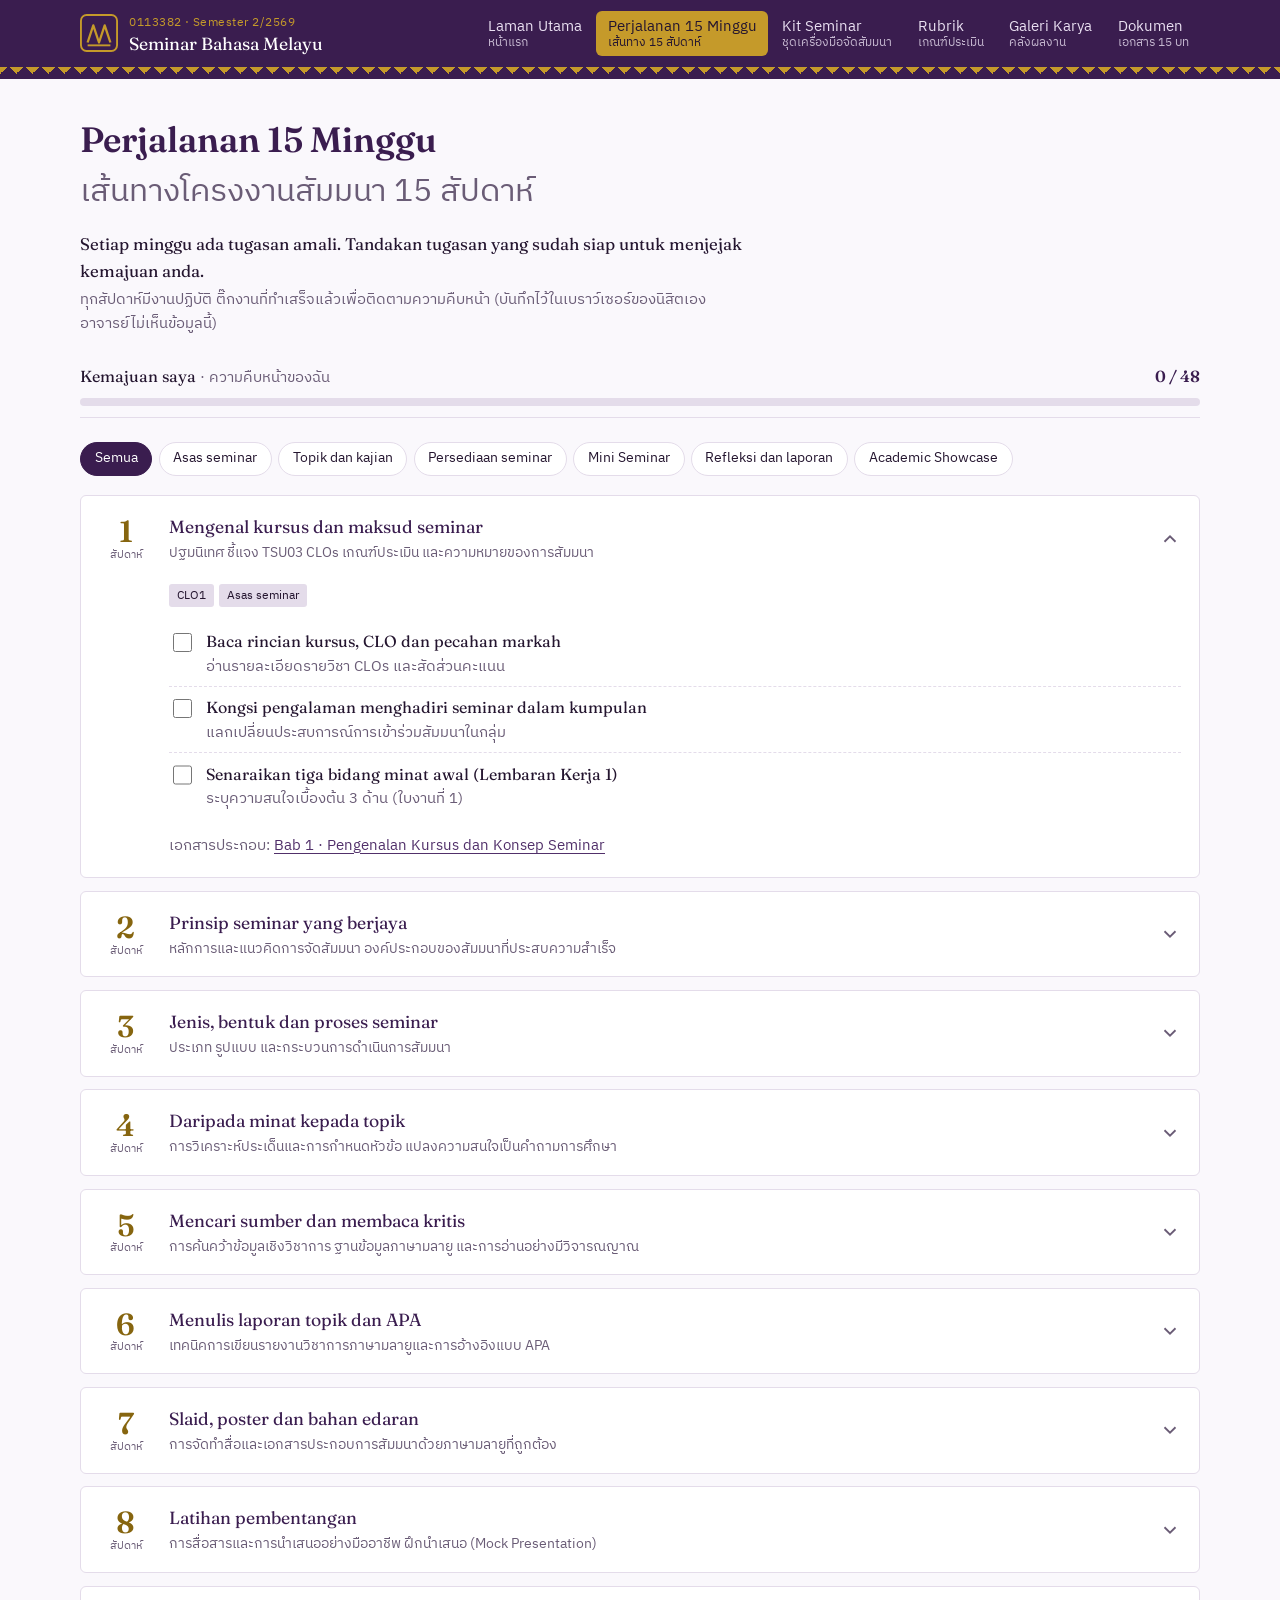
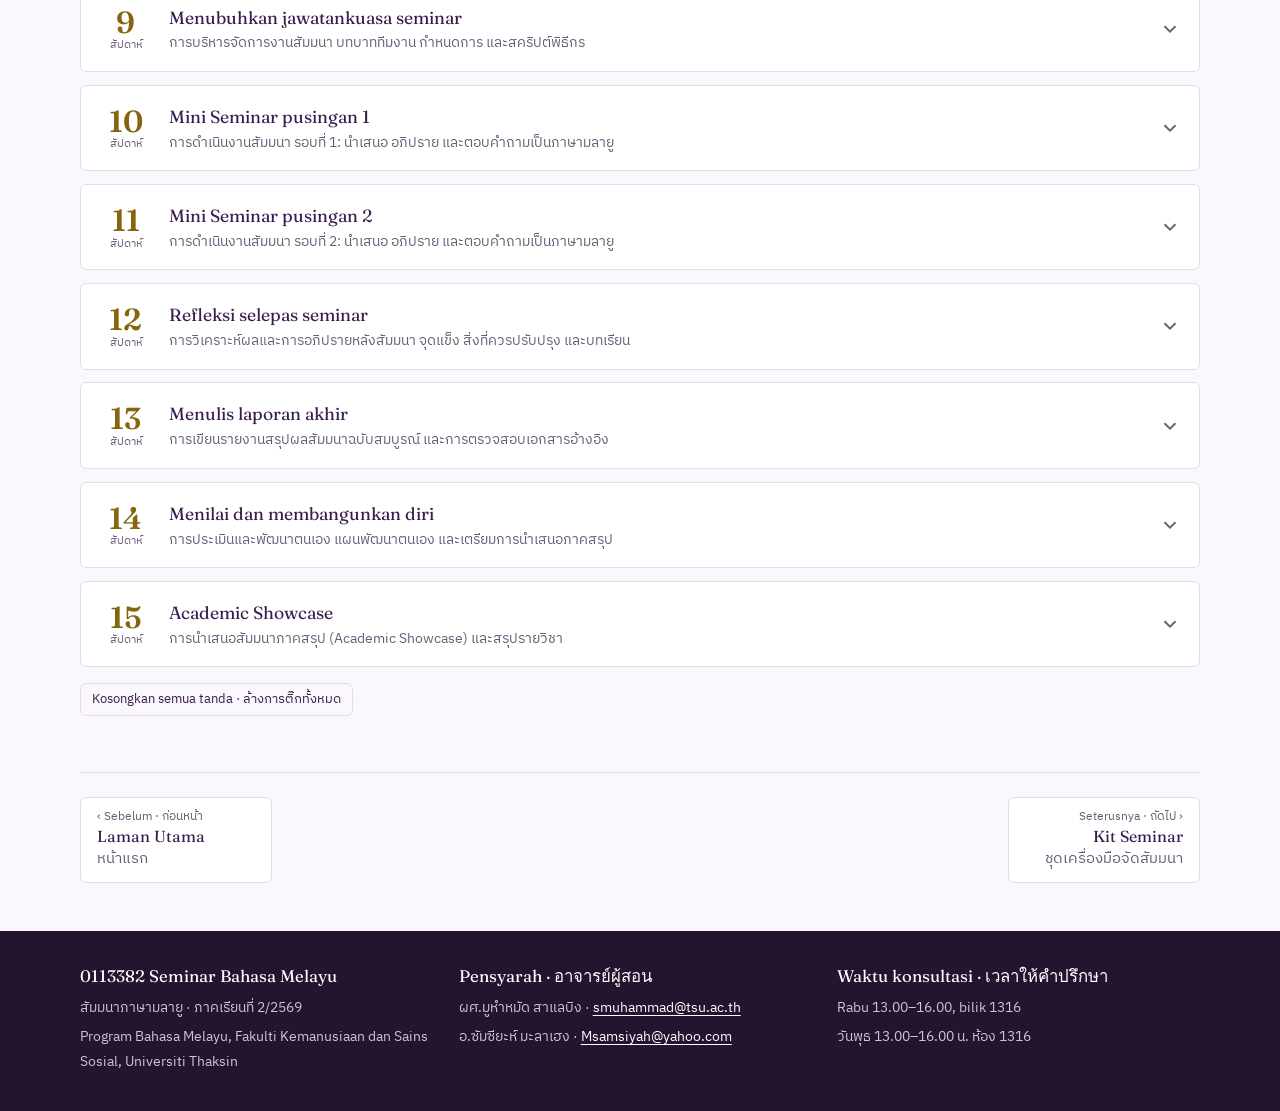
<file: perjalanan.html>
<!doctype html>
<html lang="ms">
<head>
<meta charset="utf-8">
<meta name="viewport" content="width=device-width, initial-scale=1">
<title>Perjalanan 15 Minggu · Seminar Bahasa Melayu</title>
<link rel="preconnect" href="https://fonts.googleapis.com">
<link rel="preconnect" href="https://fonts.gstatic.com" crossorigin>
<link href="https://fonts.googleapis.com/css2?family=Fraunces:opsz,wght@9..144,400;9..144,600&family=IBM+Plex+Sans+Thai:wght@400;500;600&display=swap" rel="stylesheet">
<link rel="stylesheet" href="css/gaya.css">
<link rel="icon" href="data:image/svg+xml,%3Csvg xmlns='http://www.w3.org/2000/svg' viewBox='0 0 40 40'%3E%3Crect width='40' height='40' rx='6' fill='%233A1D4F'/%3E%3Cpath d='M8 30 L14 12 L20 30 L26 12 L32 30' fill='none' stroke='%23C59A2A' stroke-width='3'/%3E%3C/svg%3E">
</head>
<body>
<div id="kepala"></div>

<main id="isi">
  <h1 style="font-size:2.2rem;margin-bottom:.8rem"><span class="ms">Perjalanan 15 Minggu</span><span class="th">เส้นทางโครงงานสัมมนา 15 สัปดาห์</span></h1>
  <p class="ms">Setiap minggu ada tugasan amali. Tandakan tugasan yang sudah siap untuk menjejak kemajuan anda.</p>
  <p class="th">ทุกสัปดาห์มีงานปฏิบัติ ติ๊กงานที่ทำเสร็จแล้วเพื่อติดตามความคืบหน้า (บันทึกไว้ในเบราว์เซอร์ของนิสิตเอง อาจารย์ไม่เห็นข้อมูลนี้)</p>

  <div class="kemajuan" aria-live="polite">
    <div class="kemajuan-atas">
      <span><span class="ms" style="display:inline">Kemajuan saya</span> <span class="th" style="display:inline">· ความคืบหน้าของฉัน</span></span>
      <span class="angka" id="kemajuan-teks">0 / 0</span>
    </div>
    <div class="kemajuan-bar"><span id="kemajuan-bar"></span></div>
  </div>

  <div class="tapis" role="group" aria-label="Tapis mengikut fasa · กรองตามช่วง" id="tapis"></div>

  <div id="senarai-minggu"></div>

  <p class="th" style="margin-top:1rem"><button class="salin" type="button" id="set-semula">Kosongkan semua tanda · ล้างการติ๊กทั้งหมด</button></p>

  <nav id="nav-halaman" class="nav-halaman" aria-label="Halaman seterusnya"></nav>
</main>

<div id="kaki"></div>

<script src="js/data.js"></script>
<script src="js/laman.js"></script>
<script>
(function () {
  var K = window.KURSUS;
  var KUNCI = "sbm-0113382-tugasan";
  var siap = simpan.baca(KUNCI, {});
  var babById = {};
  K.bab.forEach(function (b) { babById[b.no] = b; });

  var panah = '<svg class="anak-panah" viewBox="0 0 24 24" aria-hidden="true"><path d="M6 9l6 6 6-6" fill="none" stroke="currentColor" stroke-width="2"/></svg>';

  /* Minggu semasa: buka minggu yang pertama belum siap */
  function bilSiap(m) { return m.tugasan.filter(function (_, i) { return siap[m.no + "-" + i]; }).length; }
  var pertamaBelum = K.minggu.find(function (m) { return bilSiap(m) < m.tugasan.length; });

  document.getElementById("senarai-minggu").innerHTML = K.minggu.map(function (m) {
    var b = babById[m.no];
    var tags = '<span class="tag">' + m.clo + '</span><span class="tag">' + K.fasa[m.fasa].ms + "</span>";
    if (m.markah) tags += '<span class="tag markah">' + m.markah + "</span>";
    var tug = m.tugasan.map(function (t, i) {
      var id = "t" + m.no + "-" + i;
      return '<li><input type="checkbox" id="' + id + '" data-k="' + m.no + "-" + i + '"' + (siap[m.no + "-" + i] ? " checked" : "") + '>' +
        '<label for="' + id + '"><span class="ms">' + t.ms + '</span><span class="th">' + t.th + "</span></label></li>";
    }).join("");
    var hasil = m.hasil ? '<div class="nota"><p class="ms"><b>Hasil:</b> ' + m.hasil.ms + '</p><p class="th">ผลงาน: ' + m.hasil.th + "</p></div>" : "";
    var pautan = b ? '<p class="th" style="margin:0">เอกสารประกอบ: <a href="https://drive.google.com/file/d/' + b.id + '/view" target="_blank" rel="noopener">Bab ' + b.no + " · " + b.ms + "</a></p>" : "";
    return '<details class="minggu" data-fasa="' + m.fasa + '" data-no="' + m.no + '"' + (pertamaBelum && pertamaBelum.no === m.no ? " open" : "") + ">" +
      '<summary><span class="minggu-no">' + m.no + "<small>สัปดาห์</small></span>" +
      '<span><span class="ms">' + m.ms + '</span><span class="th">' + m.th + "</span></span>" + panah + "</summary>" +
      '<div class="minggu-isi"><div>' + tags + '</div><ul class="tugasan">' + tug + "</ul>" + hasil + pautan + "</div></details>";
  }).join("");

  /* Butang tapis */
  var tapis = document.getElementById("tapis");
  var pilihan = [{ k: "semua", ms: "Semua", th: "ทั้งหมด" }].concat(Object.keys(K.fasa).map(function (f) { return { k: f, ms: K.fasa[f].ms, th: K.fasa[f].th }; }));
  tapis.innerHTML = pilihan.map(function (p, i) {
    return '<button type="button" data-f="' + p.k + '" aria-pressed="' + (i === 0) + '" title="' + p.th + '">' + p.ms + "</button>";
  }).join("");
  tapis.addEventListener("click", function (e) {
    var btn = e.target.closest("button"); if (!btn) return;
    tapis.querySelectorAll("button").forEach(function (x) { x.setAttribute("aria-pressed", x === btn ? "true" : "false"); });
    var f = btn.getAttribute("data-f");
    document.querySelectorAll(".minggu").forEach(function (d) { d.hidden = !(f === "semua" || d.getAttribute("data-fasa") === f); });
  });

  function kemaskini() {
    var jumlah = 0, buat = 0;
    K.minggu.forEach(function (m) {
      jumlah += m.tugasan.length;
      var n = bilSiap(m); buat += n;
      var d = document.querySelector('.minggu[data-no="' + m.no + '"]');
      d.setAttribute("data-siap", n === m.tugasan.length ? "ya" : "tidak");
    });
    document.getElementById("kemajuan-teks").textContent = buat + " / " + jumlah;
    document.getElementById("kemajuan-bar").style.width = (jumlah ? buat / jumlah * 100 : 0) + "%";
  }

  document.getElementById("senarai-minggu").addEventListener("change", function (e) {
    var k = e.target.getAttribute("data-k"); if (!k) return;
    if (e.target.checked) siap[k] = true; else delete siap[k];
    simpan.tulis(KUNCI, siap);
    kemaskini();
  });
  document.getElementById("set-semula").addEventListener("click", function () {
    if (!confirm("Kosongkan semua tanda? · ล้างการติ๊กทั้งหมดหรือไม่")) return;
    siap = {}; simpan.tulis(KUNCI, siap);
    document.querySelectorAll(".tugasan input").forEach(function (i) { i.checked = false; });
    kemaskini();
    tunjukToast("Semua tanda dikosongkan · ล้างแล้ว");
  });
  kemaskini();
})();
</script>
<script data-goatcounter="https://seminar-bahasa-melayu.goatcounter.com/count" async src="//gc.zgo.at/count.js"></script>
</body>
</html>
</file>
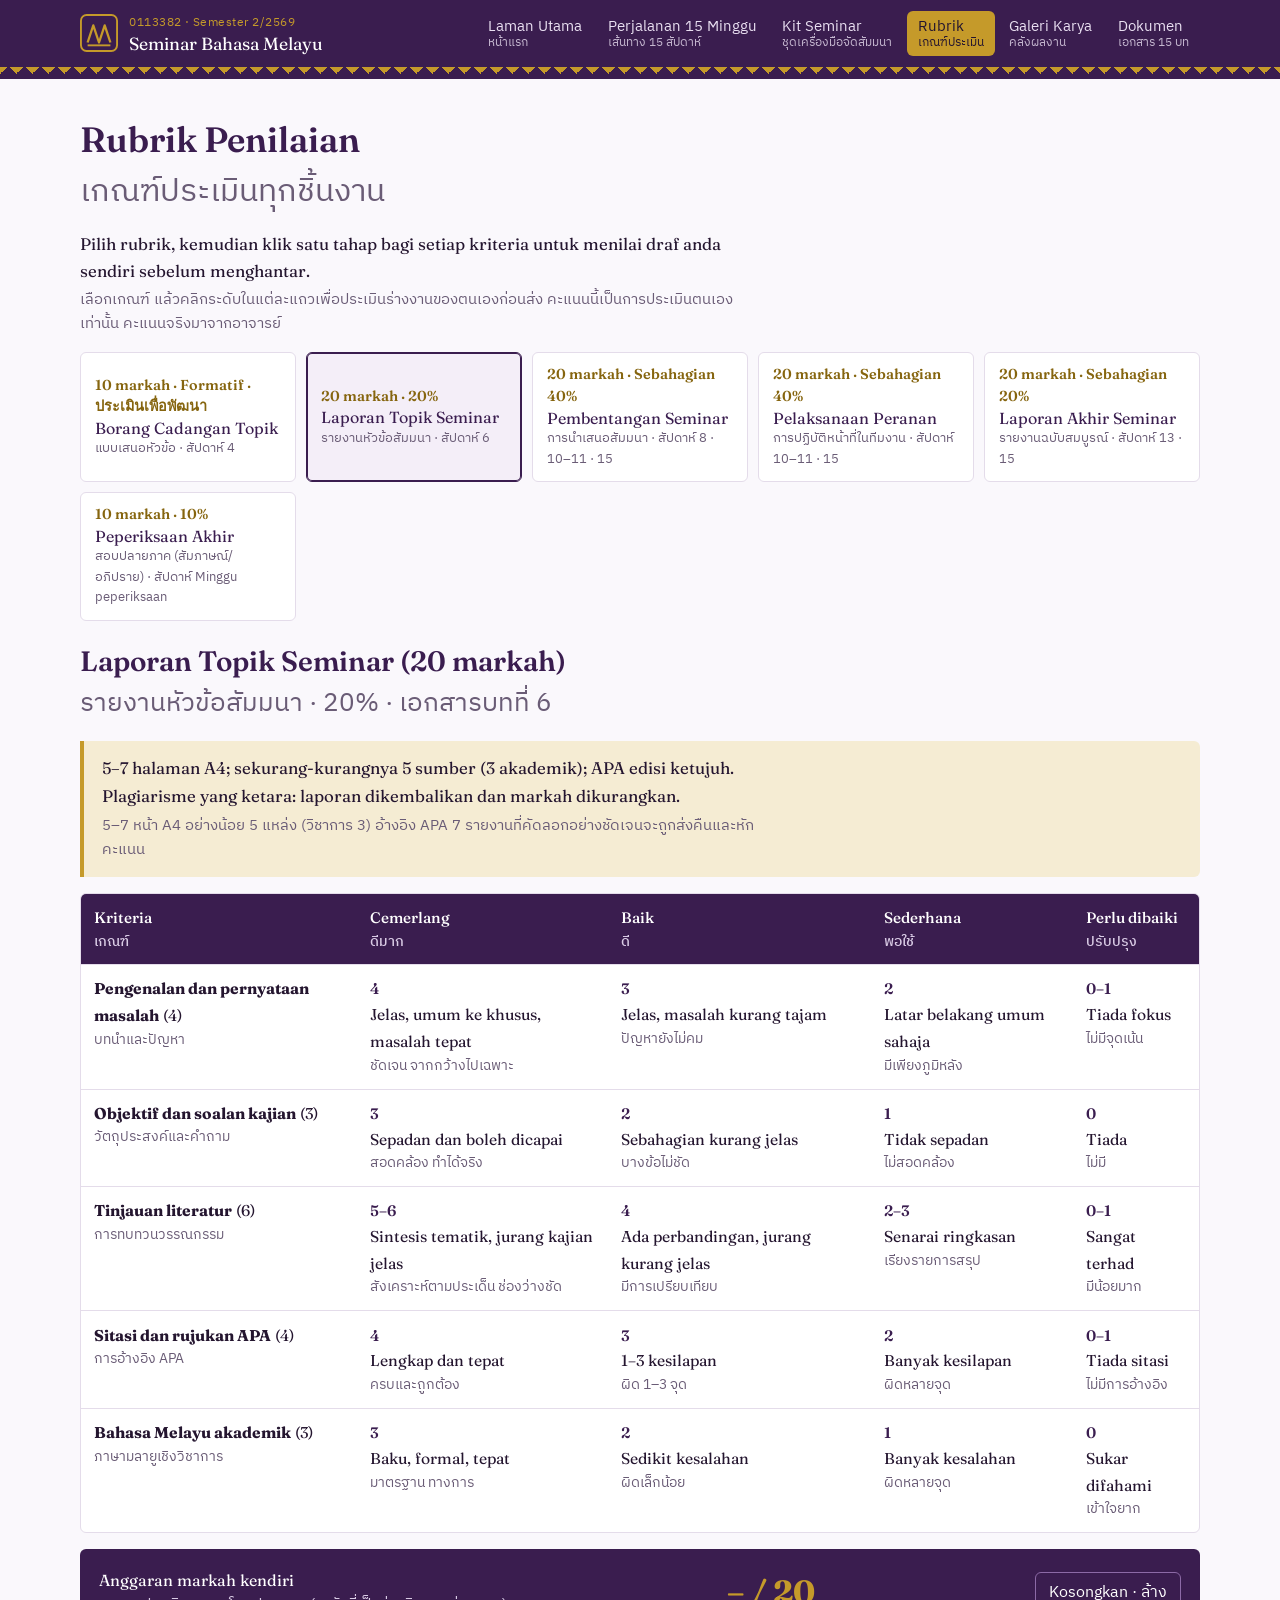
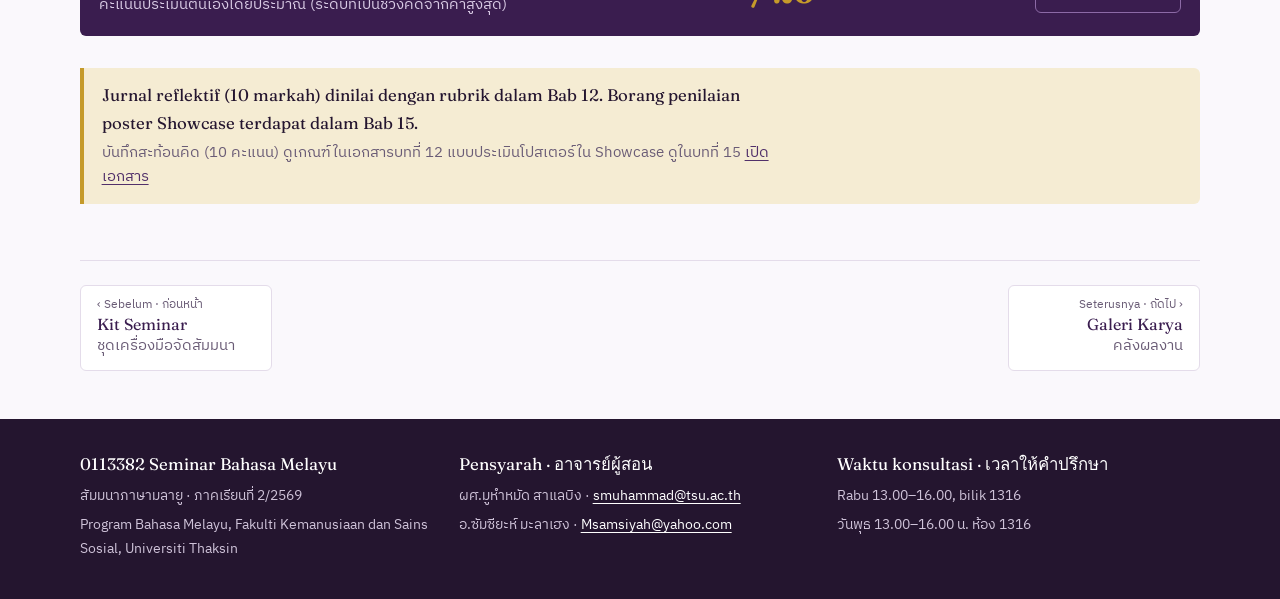
<file: rubrik.html>
<!doctype html>
<html lang="ms">
<head>
<meta charset="utf-8">
<meta name="viewport" content="width=device-width, initial-scale=1">
<title>Rubrik · Seminar Bahasa Melayu</title>
<link rel="preconnect" href="https://fonts.googleapis.com">
<link rel="preconnect" href="https://fonts.gstatic.com" crossorigin>
<link href="https://fonts.googleapis.com/css2?family=Fraunces:opsz,wght@9..144,400;9..144,600&family=IBM+Plex+Sans+Thai:wght@400;500;600&display=swap" rel="stylesheet">
<link rel="stylesheet" href="css/gaya.css">
<link rel="icon" href="data:image/svg+xml,%3Csvg xmlns='http://www.w3.org/2000/svg' viewBox='0 0 40 40'%3E%3Crect width='40' height='40' rx='6' fill='%233A1D4F'/%3E%3Cpath d='M8 30 L14 12 L20 30 L26 12 L32 30' fill='none' stroke='%23C59A2A' stroke-width='3'/%3E%3C/svg%3E">
</head>
<body>
<div id="kepala"></div>

<main id="isi">
  <h1 style="font-size:2.2rem;margin-bottom:.8rem"><span class="ms">Rubrik Penilaian</span><span class="th">เกณฑ์ประเมินทุกชิ้นงาน</span></h1>
  <p class="ms">Pilih rubrik, kemudian klik satu tahap bagi setiap kriteria untuk menilai draf anda sendiri sebelum menghantar.</p>
  <p class="th">เลือกเกณฑ์ แล้วคลิกระดับในแต่ละแถวเพื่อประเมินร่างงานของตนเองก่อนส่ง คะแนนนี้เป็นการประเมินตนเองเท่านั้น คะแนนจริงมาจากอาจารย์</p>

  <div class="rubrik-pilih" id="rubrik-pilih" role="group" aria-label="Pilih rubrik · เลือกเกณฑ์"></div>

  <section id="rubrik-papar" aria-live="polite"></section>

  <div class="nota" style="margin-top:2rem">
    <p class="ms">Jurnal reflektif (10 markah) dinilai dengan rubrik dalam Bab 12. Borang penilaian poster Showcase terdapat dalam Bab 15.</p>
    <p class="th">บันทึกสะท้อนคิด (10 คะแนน) ดูเกณฑ์ในเอกสารบทที่ 12 แบบประเมินโปสเตอร์ใน Showcase ดูในบทที่ 15 <a href="dokumen.html">เปิดเอกสาร</a></p>
  </div>

  <nav id="nav-halaman" class="nav-halaman" aria-label="Halaman seterusnya"></nav>
</main>

<div id="kaki"></div>

<script src="js/data.js"></script>
<script src="js/laman.js"></script>
<script src="js/rubrik-data.js"></script>
<script>
(function () {
  var R = window.RUBRIK;
  var KUNCI = "sbm-0113382-rubrik";
  var skor = simpan.baca(KUNCI, {});
  var pilih = document.getElementById("rubrik-pilih");
  var papar = document.getElementById("rubrik-papar");

  pilih.innerHTML = R.map(function (r, i) {
    return '<button type="button" data-i="' + i + '" aria-pressed="false">' +
      '<span class="pemberat">' + r.markah + " markah · " + r.wajaran + "</span>" +
      '<span class="ms">' + r.ms + '</span><span class="th">' + r.th + " · สัปดาห์ " + r.minggu + "</span></button>";
  }).join("");

  function lukis(i) {
    var r = R[i];
    pilih.querySelectorAll("button").forEach(function (b) { b.setAttribute("aria-pressed", b.getAttribute("data-i") == i ? "true" : "false"); });
    var s = skor[r.id] || {};
    var kepala = '<thead><tr><th><span class="ms">Kriteria</span><span class="th">เกณฑ์</span></th>' +
      [["Cemerlang", "ดีมาก"], ["Baik", "ดี"], ["Sederhana", "พอใช้"], ["Perlu dibaiki", "ปรับปรุง"]].map(function (h) {
        return '<th><span class="ms">' + h[0] + '</span><span class="th">' + h[1] + "</span></th>";
      }).join("") + "</tr></thead>";
    var badan = r.kriteria.map(function (k, ki) {
      return "<tr><td><span class=\"ms\"><b>" + k.ms + "</b> (" + k.maks + ')</span><span class="th">' + k.th + "</span></td>" +
        k.tahap.map(function (t, ti) {
          var dipilih = s[ki] === ti;
          return '<td class="pilihan' + (dipilih ? " dipilih" : "") + '" tabindex="0" role="button" aria-pressed="' + dipilih + '" data-k="' + ki + '" data-t="' + ti + '">' +
            '<span class="mata">' + t[0] + '</span><span class="ms">' + t[2] + '</span><span class="th">' + t[3] + "</span></td>";
        }).join("") + "</tr>";
    }).join("");
    var nota = r.nota ? '<div class="nota"><p class="ms">' + r.nota.ms + '</p><p class="th">' + r.nota.th + "</p></div>" : "";
    papar.innerHTML = '<h2><span class="ms">' + r.ms + " (" + r.markah + ' markah)</span><span class="th">' + r.th + " · " + r.wajaran + " · เอกสารบทที่ " + r.bab + "</span></h2>" + nota +
      '<div class="jadual-bungkus rubrik"><table>' + kepala + "<tbody>" + badan + "</tbody></table></div>" +
      '<div class="jumlah-kendiri"><div><span class="ms">Anggaran markah kendiri</span><span class="th">คะแนนประเมินตนเองโดยประมาณ (ระดับที่เป็นช่วงคิดจากค่าสูงสุด)</span></div>' +
      '<b id="jumlah">' + jumlah(r) + " / " + r.markah + '</b><button type="button" id="kosong">Kosongkan · ล้าง</button></div>';
    papar.setAttribute("data-i", i);
    try { history.replaceState(null, "", "#" + r.id); } catch (x) {}
  }

  function jumlah(r) {
    var s = skor[r.id] || {}, n = 0, ada = false;
    r.kriteria.forEach(function (k, ki) { if (s[ki] !== undefined) { ada = true; n += k.tahap[s[ki]][1]; } });
    return ada ? (Math.round(n * 10) / 10) : "–";
  }

  function tanda(sel) {
    var i = +papar.getAttribute("data-i"), r = R[i];
    var ki = +sel.getAttribute("data-k"), ti = +sel.getAttribute("data-t");
    skor[r.id] = skor[r.id] || {};
    if (skor[r.id][ki] === ti) delete skor[r.id][ki]; else skor[r.id][ki] = ti;
    simpan.tulis(KUNCI, skor);
    lukis(i);
    var semula = papar.querySelector('[data-k="' + ki + '"][data-t="' + ti + '"]');
    if (semula) semula.focus();
  }

  pilih.addEventListener("click", function (e) { var b = e.target.closest("button"); if (b) lukis(+b.getAttribute("data-i")); });
  papar.addEventListener("click", function (e) {
    var c = e.target.closest("td.pilihan"); if (c) { tanda(c); return; }
    if (e.target.id === "kosong") { var r = R[+papar.getAttribute("data-i")]; delete skor[r.id]; simpan.tulis(KUNCI, skor); lukis(+papar.getAttribute("data-i")); tunjukToast("Dikosongkan · ล้างแล้ว"); }
  });
  papar.addEventListener("keydown", function (e) {
    var c = e.target.closest("td.pilihan");
    if (c && (e.key === "Enter" || e.key === " ")) { e.preventDefault(); tanda(c); }
  });

  var h = location.hash.replace("#", "");
  var awal = R.findIndex(function (r) { return r.id === h; });
  lukis(awal >= 0 ? awal : 1);
})();
</script>
<script data-goatcounter="https://seminar-bahasa-melayu.goatcounter.com/count" async src="//gc.zgo.at/count.js"></script>
</body>
</html>
</file>
<file: css/gaya.css>
/* 0113382 Seminar Bahasa Melayu — laman kursus
   Ungu songket + emas. Bahasa Melayu (serif) di atas, Thai (sans) di bawah. */

:root {
  --ungu: #3A1D4F;
  --ungu-2: #51306A;
  --tinta: #24152F;
  --emas: #C59A2A;
  --emas-teks: #86650F;
  --emas-lembut: #F5ECD3;
  --kertas: #FAF8FC;
  --putih: #FFFFFF;
  --garis: #E4DCEA;
  --redup: #6A5C76;
  --hijau: #2F6B4F;
  --kuning: #E7B416;
  --merah: #B3261E;

  --serif: "Fraunces", Georgia, "Times New Roman", serif;
  --thai: "IBM Plex Sans Thai", "Sarabun", system-ui, sans-serif;

  --lebar: 72rem;
  --teks: 42rem;
  --r: 6px;
}

* { box-sizing: border-box; }
html { -webkit-text-size-adjust: 100%; scroll-behavior: smooth; }
@media (prefers-reduced-motion: reduce) { html { scroll-behavior: auto; } * { transition: none !important; animation: none !important; } }

body {
  margin: 0;
  background: var(--kertas);
  color: var(--tinta);
  font-family: var(--thai);
  font-size: 1rem;
  line-height: 1.7;
}

a { color: var(--ungu-2); text-underline-offset: 3px; }
a:hover { color: var(--ungu); }
:focus-visible { outline: 3px solid var(--emas); outline-offset: 2px; border-radius: 2px; }
img, svg { max-width: 100%; }

.lompat { position: absolute; left: -999px; top: 0; background: var(--emas); color: var(--tinta); padding: .5rem 1rem; z-index: 100; }
.lompat:focus { left: 1rem; }

/* ---------- Pasangan dwibahasa ---------- */
.ms { font-family: var(--serif); display: block; }
.th { font-family: var(--thai); display: block; color: var(--redup); font-size: .92em; line-height: 1.6; }
h1, h2, h3, h4 { margin: 0; font-weight: 600; line-height: 1.2; }
h1 .ms, h2 .ms, h3 .ms { font-family: var(--serif); color: var(--ungu); font-optical-sizing: auto; }
h1 .th, h2 .th, h3 .th { font-weight: 400; margin-top: .3rem; }
h2 { font-size: 1.75rem; margin-bottom: 1rem; }
h3 { font-size: 1.2rem; margin-bottom: .5rem; }
p { margin: 0 0 .9rem; max-width: var(--teks); }
p.ms { font-size: 1.05rem; line-height: 1.65; margin-bottom: .2rem; }
p.th { margin-bottom: 1rem; }

/* ---------- Kepala ---------- */
.kepala { background: var(--ungu); color: #fff; position: sticky; top: 0; z-index: 20; }
.kepala-dalam { max-width: var(--lebar); margin: 0 auto; padding: .7rem 1rem; display: flex; align-items: center; gap: 1rem; flex-wrap: wrap; }
.jenama { color: #fff; text-decoration: none; display: flex; align-items: center; gap: .7rem; margin-right: auto; }
.jenama:hover { color: #fff; }
.jenama-kod { font-family: var(--thai); font-size: .75rem; color: var(--emas); letter-spacing: .04em; display: block; }
.jenama-nama { font-family: var(--serif); font-size: 1.1rem; line-height: 1.2; display: block; }
.lencana { width: 38px; height: 38px; flex: none; }

.nav { display: flex; gap: .2rem; flex-wrap: wrap; }
.nav a { color: #E9DFF1; text-decoration: none; padding: .35rem .7rem; border-radius: var(--r); font-size: .95rem; line-height: 1.25; }
.nav a small { display: block; font-size: .72rem; opacity: .8; }
.nav a:hover { background: var(--ungu-2); color: #fff; }
.nav a[aria-current="page"] { background: var(--emas); color: var(--tinta); }
.nav a[aria-current="page"] small { opacity: 1; }
.togol-nav { display: none; background: none; border: 1px solid #8C6AA6; color: #fff; border-radius: var(--r); padding: .4rem .7rem; font: inherit; cursor: pointer; }

/* Jalur pucuk rebung */
.rebung { height: 12px; background-color: var(--ungu); background-image:
  linear-gradient(135deg, var(--emas) 25%, transparent 25%),
  linear-gradient(225deg, var(--emas) 25%, transparent 25%);
  background-size: 16px 12px; background-position: 0 0; background-repeat: repeat-x; }

@media (max-width: 860px) {
  .togol-nav { display: inline-block; }
  .nav { display: none; width: 100%; flex-direction: column; padding-bottom: .5rem; }
  .nav.buka { display: flex; }
}

/* ---------- Susun atur ---------- */
main { max-width: var(--lebar); margin: 0 auto; padding: 2.5rem 1rem 3rem; }
.bahagian { margin: 3.5rem 0; }
.bahagian:first-child { margin-top: 0; }
.grid-2 { display: grid; grid-template-columns: repeat(auto-fit, minmax(min(100%, 22rem), 1fr)); gap: 1.25rem; }
.grid-3 { display: grid; grid-template-columns: repeat(auto-fit, minmax(min(100%, 16rem), 1fr)); gap: 1rem; }

/* ---------- Wira (halaman utama) ---------- */
.wira { display: grid; grid-template-columns: 1.15fr .85fr; gap: 2.5rem; align-items: start; }
@media (max-width: 860px) { .wira { grid-template-columns: 1fr; } }
.wira h1 .ms { font-size: clamp(2.3rem, 6vw, 3.8rem); font-weight: 600; letter-spacing: -.01em; }
.wira h1 .th { font-size: clamp(1.15rem, 2.4vw, 1.45rem); color: var(--emas-teks); margin-top: .4rem; }
.wira-lede { margin-top: 1.4rem; }
.butang-baris { display: flex; flex-wrap: wrap; gap: .7rem; margin-top: 1.5rem; }
.butang { display: inline-flex; flex-direction: column; text-decoration: none; padding: .6rem 1.1rem; border-radius: var(--r); background: var(--ungu); color: #fff; line-height: 1.3; border: 2px solid var(--ungu); font: inherit; cursor: pointer; text-align: left; }
.butang small { font-size: .78rem; opacity: .85; }
.butang:hover { background: var(--ungu-2); color: #fff; }
.butang.garis { background: transparent; color: var(--ungu); }
.butang.garis:hover { background: var(--emas-lembut); color: var(--ungu); }

/* Kad atur cara (signature) */
.atur-cara { background: var(--putih); border: 1px solid var(--garis); border-top: 6px solid var(--emas); border-radius: var(--r); padding: 1.4rem 1.4rem 1rem; }
.atur-cara h2 { font-size: 1.15rem; margin-bottom: .8rem; text-align: center; }
.atur-cara h2 .ms { color: var(--ungu); }
.atur-baris { display: grid; grid-template-columns: 4.6rem 1fr; gap: .2rem .9rem; padding: .55rem 0; border-top: 1px dashed var(--garis); }
.atur-baris:first-of-type { border-top: none; }
.atur-masa { font-family: var(--serif); color: var(--emas-teks); font-weight: 600; font-size: .95rem; }
.atur-baris .ms { font-size: 1rem; }
.atur-baris .th { font-size: .85rem; }

/* ---------- Garis masa 15 minggu ---------- */
.fasa-senarai { list-style: none; padding: 0; margin: 0; display: grid; gap: 0; }
.fasa { display: grid; grid-template-columns: 7.5rem 1fr; gap: 1.2rem; padding: 1.1rem 0; border-top: 1px solid var(--garis); }
.fasa:last-child { border-bottom: 1px solid var(--garis); }
.fasa-minggu { font-family: var(--serif); color: var(--ungu); }
.fasa-minggu b { display: block; font-size: 1.6rem; font-weight: 600; line-height: 1.1; }
.fasa-minggu span { font-family: var(--thai); font-size: .8rem; color: var(--redup); }
.fasa-hasil { margin-top: .4rem; display: inline-block; background: var(--emas-lembut); color: var(--tinta); border-radius: 3px; padding: .1rem .55rem; font-size: .85rem; }
@media (max-width: 560px) { .fasa { grid-template-columns: 1fr; gap: .3rem; } }

/* ---------- Kotak & panel ---------- */
.panel { background: var(--putih); border: 1px solid var(--garis); border-radius: var(--r); padding: 1.2rem 1.3rem; }
.panel h3 .ms { color: var(--ungu); }
.nota { border-left: 4px solid var(--emas); background: var(--emas-lembut); padding: .9rem 1.1rem; border-radius: 0 var(--r) var(--r) 0; margin: 1rem 0; }
.nota p { margin-bottom: .3rem; }
.nota p:last-child { margin-bottom: 0; }
.senarai { margin: 0; padding-left: 1.2rem; }
.senarai li { margin-bottom: .45rem; }

/* ---------- Jadual ---------- */
.jadual-bungkus { overflow-x: auto; border: 1px solid var(--garis); border-radius: var(--r); background: var(--putih); }
table { border-collapse: collapse; width: 100%; font-size: .95rem; }
th, td { text-align: left; vertical-align: top; padding: .7rem .8rem; border-bottom: 1px solid var(--garis); }
thead th { background: var(--ungu); color: #fff; font-weight: 500; }
thead th .th { color: #D9CBE5; }
tbody tr:last-child td { border-bottom: none; }
td .ms { font-size: .98rem; }
td .th { font-size: .85rem; }
.angka { font-family: var(--serif); font-weight: 600; color: var(--ungu); white-space: nowrap; }

/* ---------- Penilaian (bar) ---------- */
.wajaran { display: grid; gap: .8rem; }
.wajaran-baris { display: grid; grid-template-columns: 1fr 3.5rem; gap: .2rem 1rem; align-items: center; }
.wajaran-bar { grid-column: 1 / -1; height: 10px; background: var(--garis); border-radius: 5px; overflow: hidden; }
.wajaran-bar span { display: block; height: 100%; background: var(--ungu-2); }
.wajaran-baris:nth-child(2) .wajaran-bar span { background: var(--emas); }

/* ---------- Perjalanan: minggu ---------- */
.kemajuan { position: sticky; top: 4.2rem; z-index: 5; background: var(--kertas); padding: .7rem 0; border-bottom: 1px solid var(--garis); margin-bottom: 1.5rem; }
.kemajuan-atas { display: flex; justify-content: space-between; gap: 1rem; flex-wrap: wrap; align-items: baseline; }
.kemajuan-bar { height: 8px; background: var(--garis); border-radius: 4px; overflow: hidden; margin-top: .4rem; }
.kemajuan-bar span { display: block; height: 100%; width: 0; background: var(--emas); transition: width .3s; }
.tapis { display: flex; gap: .4rem; flex-wrap: wrap; margin-bottom: 1.2rem; }
.tapis button { font: inherit; font-size: .88rem; background: var(--putih); border: 1px solid var(--garis); border-radius: 99px; padding: .25rem .85rem; cursor: pointer; color: var(--tinta); }
.tapis button[aria-pressed="true"] { background: var(--ungu); color: #fff; border-color: var(--ungu); }

.minggu { background: var(--putih); border: 1px solid var(--garis); border-radius: var(--r); margin-bottom: .8rem; }
.minggu[data-siap="ya"] { border-left: 5px solid var(--hijau); }
.minggu summary { list-style: none; cursor: pointer; display: grid; grid-template-columns: 3.4rem 1fr auto; gap: 1rem; align-items: center; padding: 1rem 1.1rem; }
.minggu summary::-webkit-details-marker { display: none; }
.minggu-no { font-family: var(--serif); font-size: 1.9rem; font-weight: 600; color: var(--emas-teks); text-align: center; line-height: 1; }
.minggu-no small { display: block; font-family: var(--thai); font-size: .68rem; color: var(--redup); font-weight: 400; margin-top: .2rem; }
.minggu summary .ms { font-size: 1.1rem; color: var(--ungu); }
.minggu summary .th { font-size: .88rem; }
.anak-panah { width: 22px; height: 22px; transition: transform .2s; color: var(--redup); }
.minggu[open] .anak-panah { transform: rotate(180deg); }
.minggu-isi { padding: 0 1.1rem 1.2rem 5.5rem; }
@media (max-width: 600px) { .minggu-isi { padding-left: 1.1rem; } .minggu summary { grid-template-columns: 2.6rem 1fr auto; gap: .7rem; } }
.tag { display: inline-block; font-size: .78rem; padding: .05rem .5rem; border-radius: 3px; background: var(--garis); color: var(--tinta); margin: 0 .3rem .3rem 0; }
.tag.markah { background: var(--emas); color: var(--tinta); font-weight: 600; }
.tugasan { list-style: none; padding: 0; margin: .6rem 0 1rem; }
.tugasan li { display: flex; gap: .7rem; align-items: flex-start; padding: .45rem 0; border-top: 1px dashed var(--garis); }
.tugasan li:first-child { border-top: none; }
.tugasan input { width: 1.2rem; height: 1.2rem; margin-top: .3rem; accent-color: var(--hijau); flex: none; }
.tugasan label { cursor: pointer; }
.tugasan input:checked + label .ms { text-decoration: line-through; text-decoration-color: var(--redup); color: var(--redup); }

/* ---------- Kit: tab ---------- */
.tab-senarai { display: flex; gap: .3rem; flex-wrap: wrap; border-bottom: 2px solid var(--garis); margin-bottom: 1.5rem; }
.tab-senarai button { font: inherit; background: none; border: none; border-bottom: 3px solid transparent; margin-bottom: -2px; padding: .5rem .9rem; cursor: pointer; color: var(--redup); text-align: left; line-height: 1.3; }
.tab-senarai button small { display: block; font-size: .75rem; }
.tab-senarai button[aria-selected="true"] { color: var(--ungu); border-bottom-color: var(--emas); font-weight: 600; }
.tab-panel[hidden] { display: none; }

.skrip { background: var(--putih); border: 1px solid var(--garis); border-radius: var(--r); padding: 1.1rem 1.2rem; margin-bottom: 1rem; position: relative; }
.skrip-tajuk { display: flex; justify-content: space-between; gap: 1rem; align-items: flex-start; margin-bottom: .6rem; }
.skrip blockquote { margin: 0; font-family: var(--serif); font-size: 1.02rem; line-height: 1.75; border-left: 3px solid var(--emas); padding-left: 1rem; white-space: pre-line; }
.salin { font: inherit; font-size: .82rem; background: var(--kertas); border: 1px solid var(--garis); border-radius: var(--r); padding: .3rem .7rem; cursor: pointer; color: var(--ungu); flex: none; }
.salin:hover { background: var(--emas-lembut); }

/* Pemasa pembentangan */
.pemasa { background: var(--tinta); color: #fff; border-radius: var(--r); padding: 1.4rem; text-align: center; transition: background .3s; }
.pemasa[data-kad="kuning"] { background: var(--kuning); color: var(--tinta); }
.pemasa[data-kad="merah"] { background: var(--merah); color: #fff; }
.pemasa-angka { font-family: var(--serif); font-size: clamp(3.5rem, 14vw, 7rem); font-weight: 600; line-height: 1; font-variant-numeric: tabular-nums; margin: .4rem 0; }
.pemasa-status { font-size: 1rem; min-height: 1.7em; }
.pemasa-kawal { display: flex; justify-content: center; gap: .5rem; flex-wrap: wrap; margin-top: 1rem; }
.pemasa-kawal button, .pemasa-kawal select { font: inherit; padding: .45rem 1rem; border-radius: var(--r); border: 1px solid currentColor; background: transparent; color: inherit; cursor: pointer; }
.pemasa-kawal select option { color: var(--tinta); }
.pemasa-kawal .utama { background: var(--emas); color: var(--tinta); border-color: var(--emas); font-weight: 600; }

/* ---------- Rubrik ---------- */
.rubrik-pilih { display: grid; grid-template-columns: repeat(auto-fit, minmax(min(100%, 13rem), 1fr)); gap: .6rem; margin-bottom: 1.5rem; }
.rubrik-pilih button { font: inherit; text-align: left; background: var(--putih); border: 1px solid var(--garis); border-radius: var(--r); padding: .7rem .9rem; cursor: pointer; line-height: 1.35; }
.rubrik-pilih button .ms { color: var(--ungu); font-size: 1rem; }
.rubrik-pilih button .th { font-size: .8rem; }
.rubrik-pilih button .pemberat { font-family: var(--serif); color: var(--emas-teks); font-weight: 600; font-size: .9rem; }
.rubrik-pilih button[aria-pressed="true"] { border-color: var(--ungu); box-shadow: inset 0 0 0 1px var(--ungu); background: #F4EEF8; }
.rubrik td.pilihan { cursor: pointer; }
.rubrik td.pilihan:hover { background: #F7F1FA; }
.rubrik td.dipilih { background: var(--emas-lembut); box-shadow: inset 3px 0 0 var(--emas); }
.rubrik td .mata { font-family: var(--serif); font-weight: 600; color: var(--ungu); display: block; }
.jumlah-kendiri { display: flex; justify-content: space-between; align-items: center; gap: 1rem; flex-wrap: wrap; margin-top: 1rem; padding: 1rem 1.2rem; background: var(--ungu); color: #fff; border-radius: var(--r); }
.jumlah-kendiri .th { color: #D9CBE5; }
.jumlah-kendiri b { font-family: var(--serif); font-size: 2rem; color: var(--emas); }
.jumlah-kendiri button { font: inherit; background: transparent; color: #fff; border: 1px solid #8C6AA6; border-radius: var(--r); padding: .35rem .8rem; cursor: pointer; }

/* ---------- Dokumen ---------- */
.bab-senarai { list-style: none; padding: 0; margin: 0; display: grid; gap: .6rem; }
.bab { display: grid; grid-template-columns: 3rem 1fr auto; gap: 1rem; align-items: center; background: var(--putih); border: 1px solid var(--garis); border-radius: var(--r); padding: .8rem 1rem; }
.bab-no { font-family: var(--serif); font-weight: 600; font-size: 1.4rem; color: var(--emas-teks); text-align: center; }
.bab .ms { color: var(--ungu); font-size: 1.02rem; }
.bab .th { font-size: .85rem; }
.bab-pautan { display: flex; gap: .4rem; flex-wrap: wrap; justify-content: flex-end; }
.bab-pautan a { font-size: .85rem; text-decoration: none; border: 1px solid var(--garis); border-radius: var(--r); padding: .3rem .7rem; white-space: nowrap; }
.bab-pautan a:hover { background: var(--emas-lembut); }
@media (max-width: 600px) { .bab { grid-template-columns: 2.2rem 1fr; } .bab-pautan { grid-column: 1 / -1; justify-content: flex-start; } }

/* ---------- Galeri ---------- */
.kosong { text-align: center; border: 2px dashed var(--garis); border-radius: var(--r); padding: 2.5rem 1.2rem; background: var(--putih); }
.kosong p { margin-left: auto; margin-right: auto; }
.karya { background: var(--putih); border: 1px solid var(--garis); border-radius: var(--r); padding: 1.1rem 1.2rem; display: flex; flex-direction: column; gap: .4rem; }
.karya-bidang { font-size: .78rem; color: var(--emas-teks); }
.karya h3 { font-family: var(--serif); color: var(--ungu); font-size: 1.08rem; font-weight: 600; }
.karya-oleh { font-size: .88rem; color: var(--redup); }
.karya-anugerah { align-self: flex-start; background: var(--emas); color: var(--tinta); font-size: .78rem; font-weight: 600; padding: .1rem .55rem; border-radius: 3px; }

/* ---------- Navigasi halaman & kaki ---------- */
.nav-halaman { display: flex; justify-content: space-between; gap: 1rem; flex-wrap: wrap; margin-top: 3.5rem; padding-top: 1.5rem; border-top: 1px solid var(--garis); }
.nav-halaman a { text-decoration: none; display: flex; flex-direction: column; padding: .7rem 1rem; border: 1px solid var(--garis); border-radius: var(--r); background: var(--putih); min-width: 12rem; line-height: 1.35; }
.nav-halaman a:hover { border-color: var(--ungu); }
.nav-halaman small { color: var(--redup); font-size: .78rem; }
.nav-halaman .ms { font-family: var(--serif); color: var(--ungu); }
.nav-halaman .seterus { margin-left: auto; text-align: right; }

.kaki { background: var(--tinta); color: #CFC3D9; font-size: .9rem; }
.kaki-dalam { max-width: var(--lebar); margin: 0 auto; padding: 2rem 1rem; display: grid; gap: 1rem; grid-template-columns: repeat(auto-fit, minmax(min(100%, 16rem), 1fr)); }
.kaki a { color: #fff; }
.kaki p { margin-bottom: .3rem; }
.kaki .ms { color: #fff; }

.toast { position: fixed; bottom: 1.2rem; left: 50%; transform: translateX(-50%); background: var(--tinta); color: #fff; padding: .55rem 1.1rem; border-radius: var(--r); font-size: .9rem; opacity: 0; pointer-events: none; transition: opacity .2s; z-index: 50; }
.toast.nampak { opacity: 1; }

.sr { position: absolute; width: 1px; height: 1px; overflow: hidden; clip: rect(0 0 0 0); white-space: nowrap; }

@media print {
  .kepala, .rebung, .kaki, .nav-halaman, .salin, .tapis, .kemajuan { display: none !important; }
  body { background: #fff; }
  .minggu-isi { display: block !important; }
}
</file>
